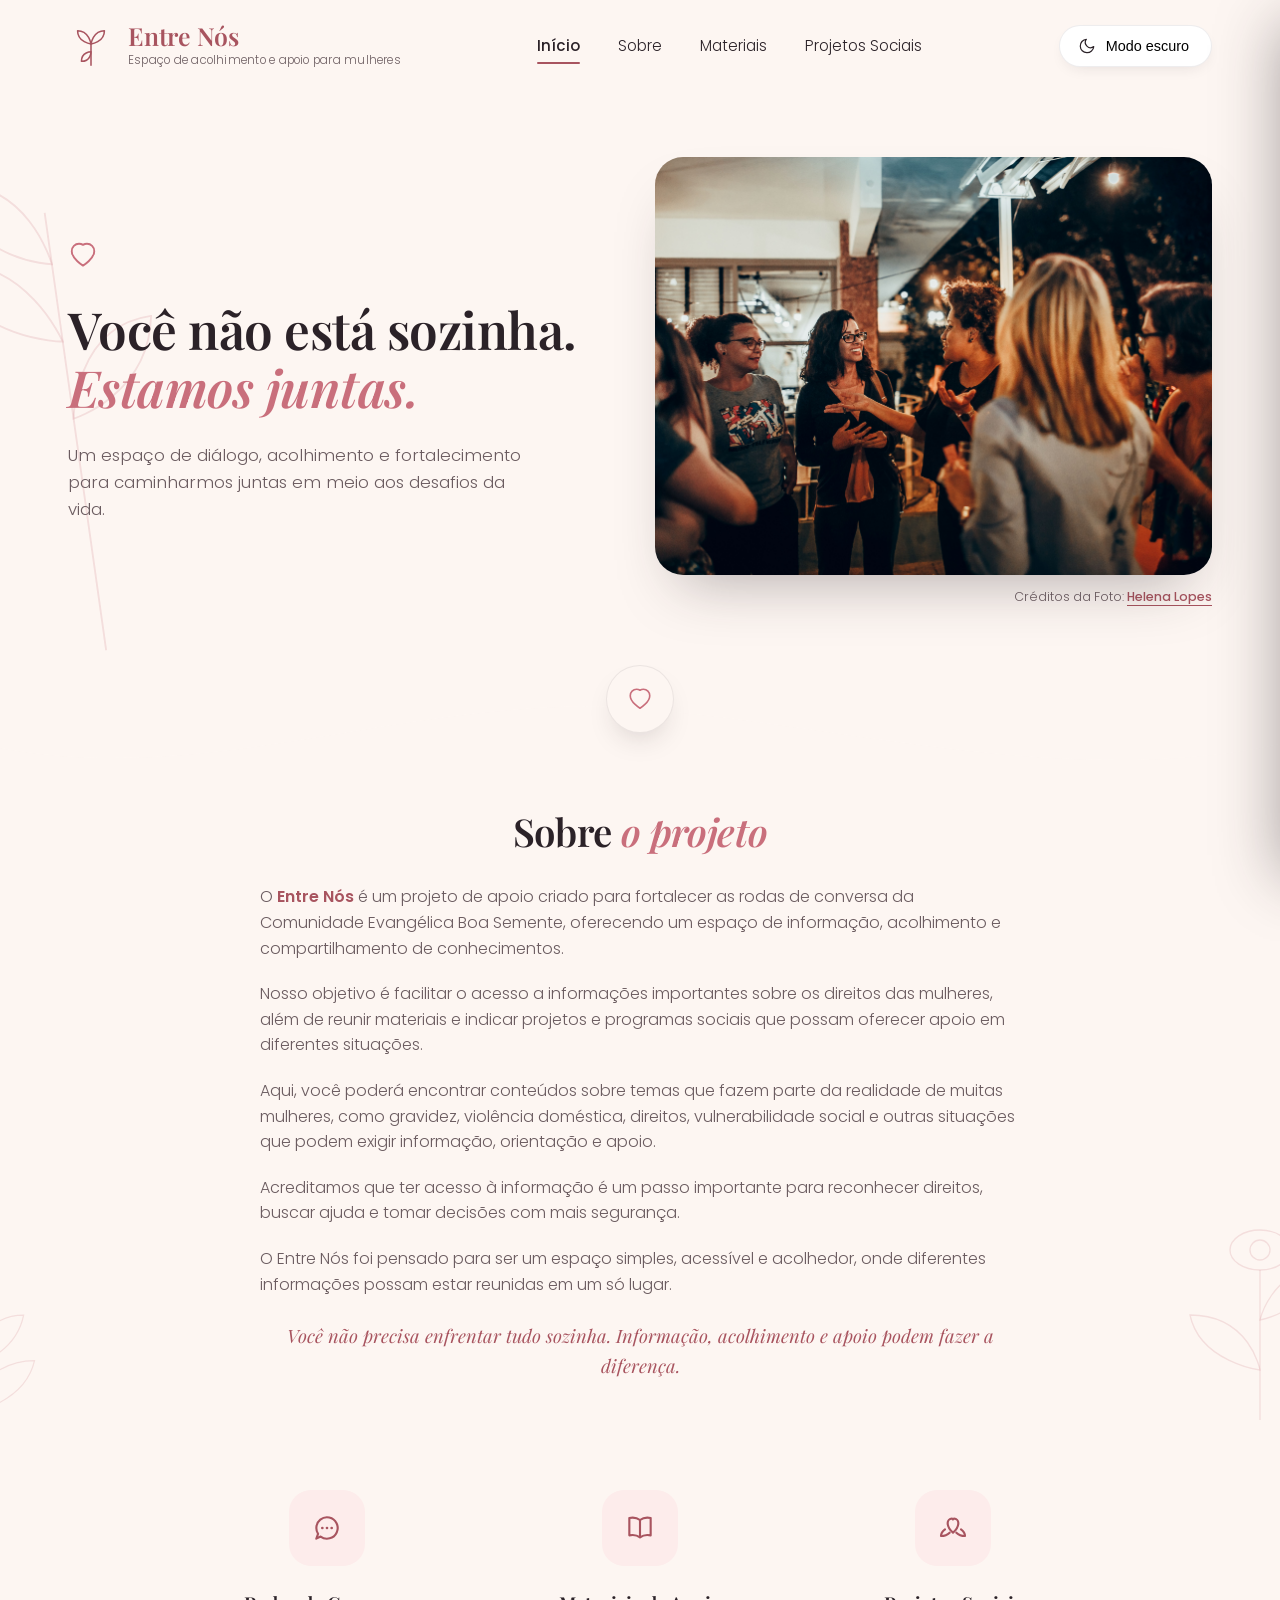
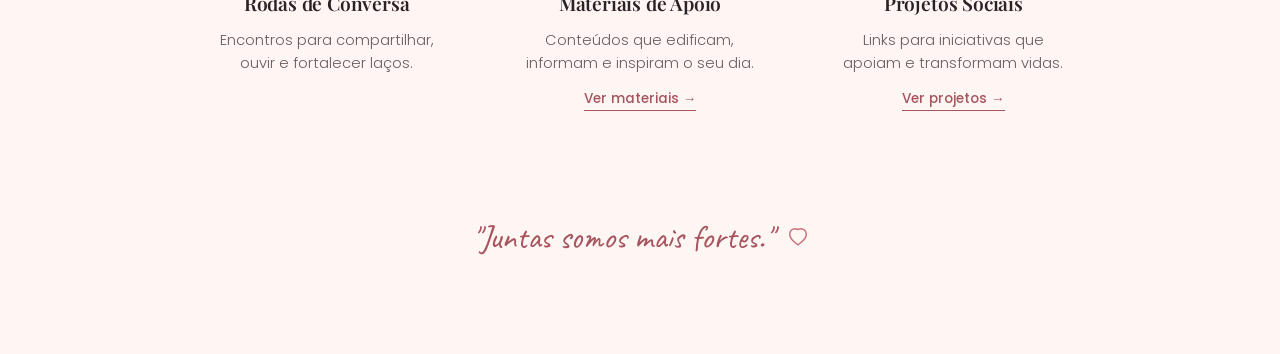
<file: index.html>
<!DOCTYPE html>
<html lang="pt-BR">

<head>
    <meta charset="UTF-8">
    <meta name="viewport" content="width=device-width, initial-scale=1.0">
    <title>Entre Nós</title>
    <link rel="shortcut icon" href="../Public/FavIcon- Entre Nós.jfif" type="image/x-icon">
    <link rel="stylesheet" href="../CSS/Style.css">
    <link rel="preconnect" href="https://fonts.googleapis.com">
    <link rel="preconnect" href="https://fonts.gstatic.com" crossorigin>
    <link
        href="https://fonts.googleapis.com/css2?family=Playfair+Display:ital,wght@0,500;0,600;0,700;1,500&family=Poppins:wght@300;400;500;600&family=Caveat:wght@500;600&display=swap"
        rel="stylesheet">
</head>

<body>
    <header id="site-header">
        <div class="nav-wrap">
            <a href="#inicio" class="logo">
                <svg class="logo-mark" viewBox="0 0 48 48" fill="none" xmlns="http://www.w3.org/2000/svg">
                    <path d="M24 44V22" stroke="currentColor" stroke-width="1.6" stroke-linecap="round" />
                    <path d="M24 22C24 22 10 20 10 8C22 8 24 22 24 22Z" stroke="currentColor" stroke-width="1.6"
                        stroke-linejoin="round" />
                    <path d="M24 22C24 22 38 20 38 8C26 8 24 22 24 22Z" stroke="currentColor" stroke-width="1.6"
                        stroke-linejoin="round" />
                    <path d="M24 30C24 30 14 30 14 40C24 40 24 30 24 30Z" stroke="currentColor" stroke-width="1.6"
                        stroke-linejoin="round" />
                </svg>
                <div class="logo-text">
                    <h1>Entre Nós</h1>
                    <p>Espaço de acolhimento e apoio para mulheres</p>
                </div>
            </a>

            <nav>
                <ul>
                    <li><a href="#inicio" class="active">Início</a></li>
                    <li><a href="#sobre">Sobre</a></li>
                    <li><a href="./Paginas/materiais.html">Materiais</a></li>
                    <li><a href="./Paginas/projetos.html">Projetos Sociais</a></li>
                </ul>
            </nav>

            <div class="header-actions">
                <button class="theme-toggle" id="theme-toggle" aria-label="Alternar modo escuro">
                    <svg id="theme-icon" viewBox="0 0 24 24" fill="none" xmlns="http://www.w3.org/2000/svg">
                        <path d="M21 12.79A9 9 0 1 1 11.21 3 7 7 0 0 0 21 12.79Z" stroke="currentColor"
                            stroke-width="1.6" stroke-linecap="round" stroke-linejoin="round" />
                    </svg>
                    <span id="theme-label">Modo escuro</span>
                </button>

                <button class="hamburger" id="hamburger-btn" aria-label="Abrir menu" aria-expanded="false"
                    aria-controls="mobile-nav">
                    <span></span>
                    <span></span>
                    <span></span>
                </button>
            </div>
        </div>
    </header>

    <!-- Menu mobile -->
    <div class="mobile-nav-overlay" id="mobile-nav-overlay"></div>
    <nav class="mobile-nav" id="mobile-nav" aria-hidden="true">
        <button class="mobile-nav-close" id="mobile-nav-close" aria-label="Fechar menu">
            <svg viewBox="0 0 24 24" fill="none" xmlns="http://www.w3.org/2000/svg">
                <path d="M6 6L18 18M18 6L6 18" stroke="currentColor" stroke-width="1.8" stroke-linecap="round" />
            </svg>
        </button>
        <ul>
            <li><a href="#inicio">Início</a></li>
            <li><a href="#sobre">Sobre</a></li>
            <li><a href="./Paginas/materiais.html">Materiais</a></li>
            <li><a href="./Paginas/projetos.html">Projetos Sociais</a></li>
        </ul>
        <p class="mobile-nav-footer">Você não está sozinha. Estamos juntas.</p>
    </nav>

    <section class="hero" id="inicio">
        <svg class="hero-deco left" viewBox="0 0 200 400" fill="none" xmlns="http://www.w3.org/2000/svg">
            <path d="M100 400V60" stroke="currentColor" stroke-width="1.4" />
            <path d="M100 100C100 100 40 90 30 30C90 30 100 100 100 100Z" stroke="currentColor" stroke-width="1.4" />
            <path d="M100 160C100 160 30 150 20 90C80 90 100 160 100 160Z" stroke="currentColor" stroke-width="1.4" />
            <path d="M100 220C100 220 160 210 170 150C110 150 100 220 100 220Z" stroke="currentColor"
                stroke-width="1.4" />
            <circle cx="30" cy="30" r="4" stroke="currentColor" stroke-width="1.4" />
        </svg>

        <div class="container">
            <div class="hero-grid">
                <div class="hero-copy">
                    <svg class="eyebrow-heart" viewBox="0 0 24 24" fill="none" xmlns="http://www.w3.org/2000/svg">
                        <path
                            d="M12 20.5C12 20.5 3 15 3 8.9C3 5.6 5.6 3 8.8 3C10.6 3 12 3.9 12 3.9C12 3.9 13.4 3 15.2 3C18.4 3 21 5.6 21 8.9C21 15 12 20.5 12 20.5Z"
                            stroke="currentColor" stroke-width="1.5" stroke-linejoin="round" />
                    </svg>
                    <h2>Você não está sozinha.<span class="accent-line">Estamos juntas.</span></h2>
                    <p>Um espaço de diálogo, acolhimento e fortalecimento para caminharmos juntas em meio aos desafios
                        da
                        vida.</p>
                </div>

                <div class="hero-art-block">
                    <div class="hero-art">
                        <img src="../Public/pexels-helenalopes-9124752.jpg"
                            alt="Mulheres unidas, lado a lado, ao entardecer">
                    </div>
                    <p class="photo-credit">Créditos da Foto: <a href="https://www.instagram.com/helena_wlt"
                            target="_blank" rel="noopener noreferrer">Helena Lopes</a></p>
                </div>
            </div>
        </div>

        <div class="wave-divider">
            <svg viewBox="0 0 1440 110" preserveAspectRatio="none" xmlns="http://www.w3.org/2000/svg">
                <path d="M0,64 C240,110 480,0 720,20 C960,40 1200,110 1440,60 L1440,110 L0,110 Z" />
            </svg>
            <div class="wave-heart">
                <svg viewBox="0 0 24 24" fill="none" xmlns="http://www.w3.org/2000/svg">
                    <path
                        d="M12 20.5C12 20.5 3 15 3 8.9C3 5.6 5.6 3 8.8 3C10.6 3 12 3.9 12 3.9C12 3.9 13.4 3 15.2 3C18.4 3 21 5.6 21 8.9C21 15 12 20.5 12 20.5Z"
                        stroke="currentColor" stroke-width="1.5" stroke-linejoin="round" />
                </svg>
            </div>
        </div>
    </section>

    <section class="about" id="sobre">
        <svg class="section-deco bl" viewBox="0 0 220 300" fill="none" xmlns="http://www.w3.org/2000/svg">
            <path d="M0 300V150" stroke="currentColor" stroke-width="1.3" />
            <path d="M0 190C0 190 60 180 70 130C20 130 0 190 0 190Z" stroke="currentColor" stroke-width="1.3" />
            <path d="M0 240C0 240 70 232 82 180C25 180 0 240 0 240Z" stroke="currentColor" stroke-width="1.3" />
        </svg>
        <svg class="section-deco br" viewBox="0 0 220 300" fill="none" xmlns="http://www.w3.org/2000/svg">
            <ellipse cx="170" cy="90" rx="30" ry="20" stroke="currentColor" stroke-width="1.3" />
            <path d="M170 110V260" stroke="currentColor" stroke-width="1.3" />
            <path d="M170 160C170 160 220 150 228 110C182 110 170 160 170 160Z" stroke="currentColor"
                stroke-width="1.3" />
            <path d="M170 210C170 210 110 202 100 155C160 155 170 210 170 210Z" stroke="currentColor"
                stroke-width="1.3" />
            <circle cx="170" cy="90" r="10" stroke="currentColor" stroke-width="1.3" />
        </svg>

        <div class="container">
            <div class="about-content">
                <h2>Sobre <span class="accent-line">o projeto</span></h2>

                <div class="about-text">
                    <p>O <strong>Entre Nós</strong> é um projeto de apoio criado para fortalecer as rodas de
                        conversa da Comunidade Evangélica Boa Semente, oferecendo um espaço de informação,
                        acolhimento e compartilhamento de conhecimentos.</p>

                    <p>Nosso objetivo é facilitar o acesso a informações importantes sobre os direitos das
                        mulheres, além de reunir materiais e indicar projetos e programas sociais que possam
                        oferecer apoio em diferentes situações.</p>

                    <p>Aqui, você poderá encontrar conteúdos sobre temas que fazem parte da realidade de muitas
                        mulheres, como gravidez, violência doméstica, direitos, vulnerabilidade social e outras
                        situações que podem exigir informação, orientação e apoio.</p>

                    <p>Acreditamos que ter acesso à informação é um passo importante para reconhecer direitos,
                        buscar ajuda e tomar decisões com mais segurança.</p>

                    <p>O Entre Nós foi pensado para ser um espaço simples, acessível e acolhedor, onde diferentes
                        informações possam estar reunidas em um só lugar.</p>

                    <p class="about-highlight">Você não precisa enfrentar tudo sozinha. Informação, acolhimento e
                        apoio podem fazer a diferença.</p>
                </div>
            </div>
        </div>
    </section>

    <section class="features">
        <div class="container">
            <div class="features-grid">
                <div class="feature">
                    <div class="feature-icon">
                        <svg viewBox="0 0 24 24" fill="none" xmlns="http://www.w3.org/2000/svg">
                            <path d="M4 12a8 8 0 1 1 3.2 6.4L4 20l1.3-3.6A8 8 0 0 1 4 12Z" stroke="currentColor"
                                stroke-width="1.6" stroke-linejoin="round" />
                            <circle cx="8.5" cy="12" r="1" fill="currentColor" />
                            <circle cx="12" cy="12" r="1" fill="currentColor" />
                            <circle cx="15.5" cy="12" r="1" fill="currentColor" />
                        </svg>
                    </div>
                    <h3>Rodas de Conversa</h3>
                    <p>Encontros para compartilhar, ouvir e fortalecer laços.</p>
                </div>

                <div class="feature">
                    <div class="feature-icon">
                        <svg viewBox="0 0 24 24" fill="none" xmlns="http://www.w3.org/2000/svg">
                            <path
                                d="M12 6C10 4.5 6.5 4 4 4.5V17.5C6.5 17 10 17.5 12 19C14 17.5 17.5 17 20 17.5V4.5C17.5 4 14 4.5 12 6Z"
                                stroke="currentColor" stroke-width="1.6" stroke-linejoin="round" />
                            <path d="M12 6V19" stroke="currentColor" stroke-width="1.6" />
                        </svg>
                    </div>
                    <h3>Materiais de Apoio</h3>
                    <p>Conteúdos que edificam, informam e inspiram o seu dia.</p>
                    <a href="./Paginas/materiais.html" class="feature-link">Ver materiais →</a>
                </div>

                <div class="feature" id="projetos">
                    <div class="feature-icon">
                        <svg viewBox="0 0 24 24" fill="none" xmlns="http://www.w3.org/2000/svg">
                            <path d="M6 13c-2 1.5-3 3-3 5 3 0 5-1 6.5-2.5" stroke="currentColor" stroke-width="1.6"
                                stroke-linecap="round" stroke-linejoin="round" />
                            <path d="M18 13c2 1.5 3 3 3 5-3 0-5-1-6.5-2.5" stroke="currentColor" stroke-width="1.6"
                                stroke-linecap="round" stroke-linejoin="round" />
                            <path
                                d="M12 15.5C12 15.5 8 12 8 8.3C8 6.5 9.4 5 11.1 5C11.9 5 12 5.6 12 5.6C12 5.6 12.1 5 12.9 5C14.6 5 16 6.5 16 8.3C16 12 12 15.5 12 15.5Z"
                                stroke="currentColor" stroke-width="1.6" stroke-linejoin="round" />
                        </svg>
                    </div>
                    <h3>Projetos Sociais</h3>
                    <p>Links para iniciativas que apoiam e transformam vidas.</p>
                    <a href="./Paginas/projetos.html" class="feature-link">Ver projetos →</a>
                </div>
            </div>
        </div>
    </section>

    <div class="quote">
        <p>"Juntas somos mais fortes."</p>
        <svg viewBox="0 0 24 24" fill="none" xmlns="http://www.w3.org/2000/svg">
            <path
                d="M12 20.5C12 20.5 3 15 3 8.9C3 5.6 5.6 3 8.8 3C10.6 3 12 3.9 12 3.9C12 3.9 13.4 3 15.2 3C18.4 3 21 5.6 21 8.9C21 15 12 20.5 12 20.5Z"
                stroke="currentColor" stroke-width="1.6" stroke-linejoin="round" />
        </svg>
    </div>
    <script src="../Scprit/script-home.js"></script>
</body>

</html>
</file>
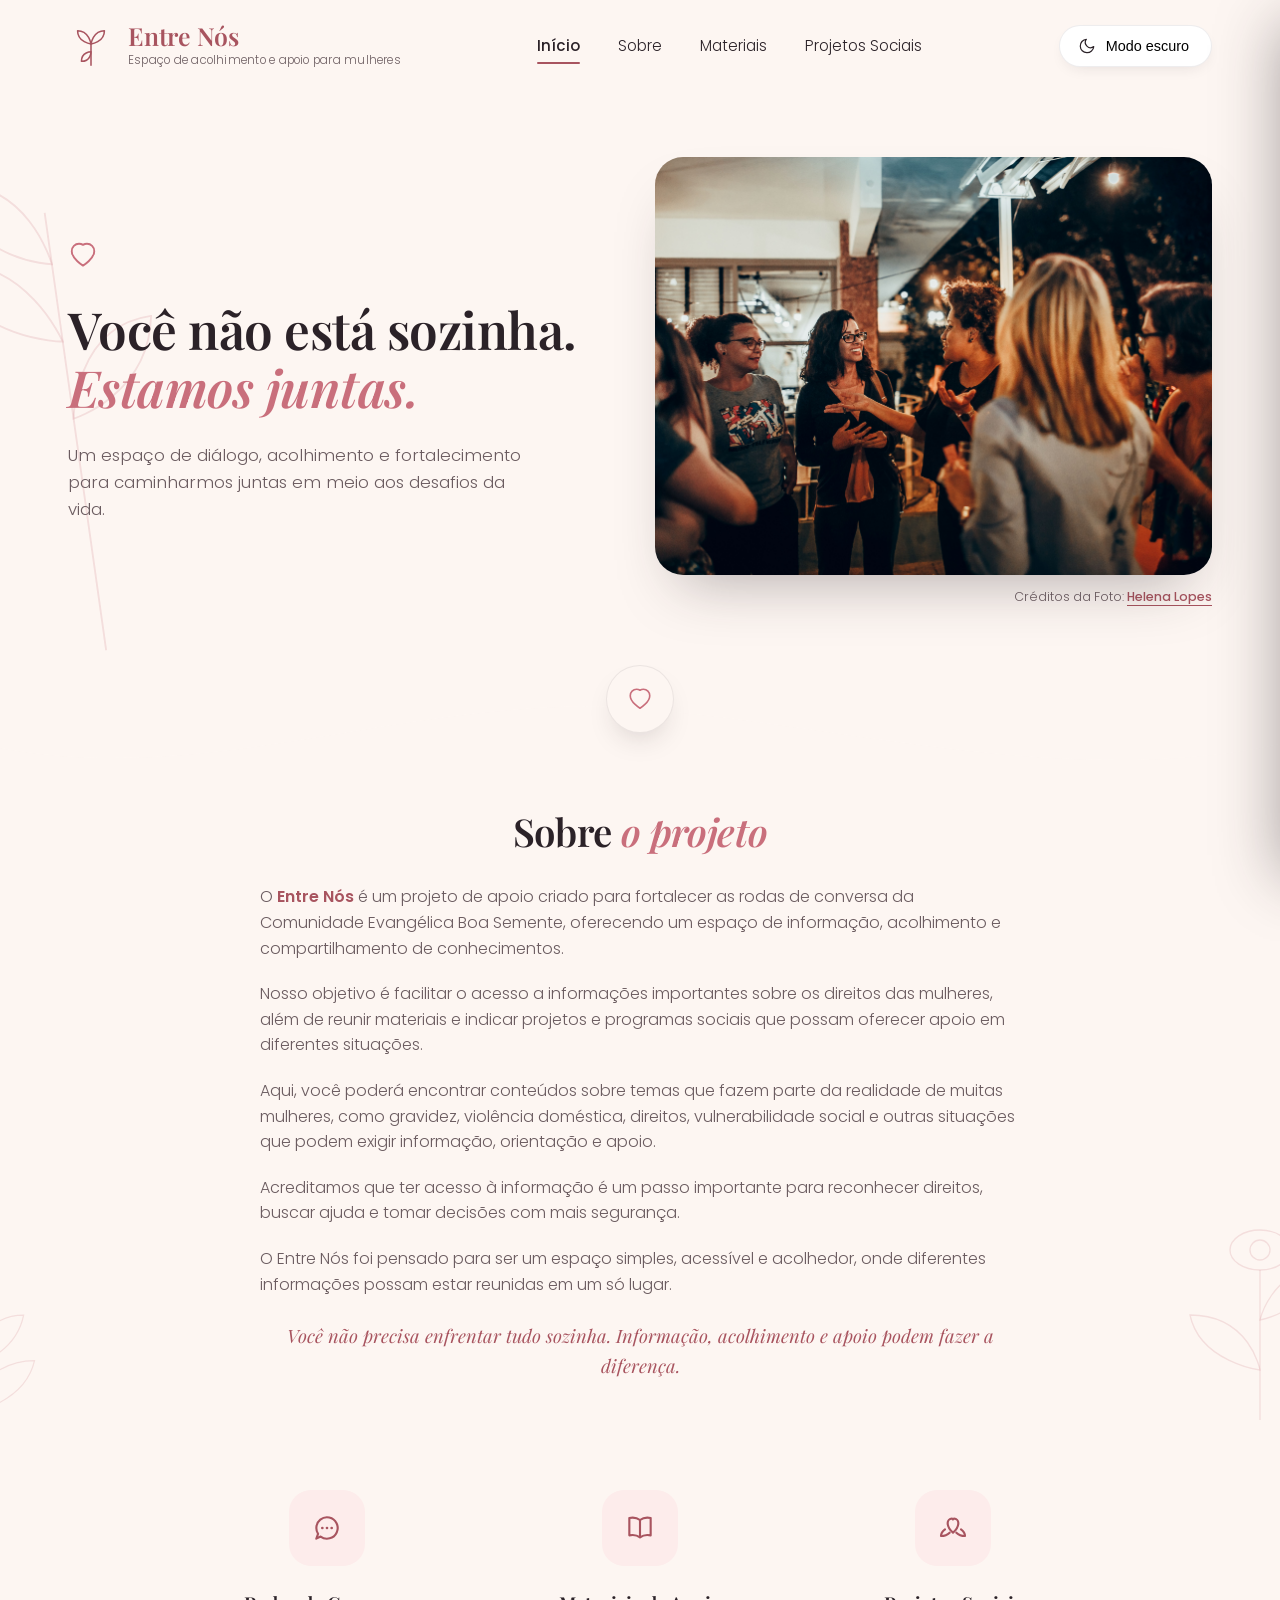
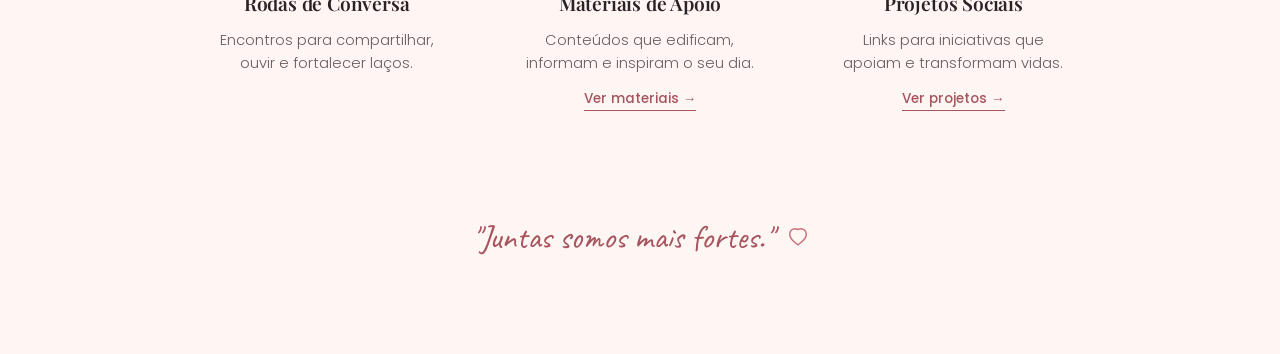
<file: Paginas/index.html>
<!DOCTYPE html>
<html lang="pt-BR">

<head>
    <meta charset="UTF-8">
    <meta name="viewport" content="width=device-width, initial-scale=1.0">
    <title>Entre Nós</title>
    <link rel="shortcut icon" href="../Public/FavIcon- Entre Nós.jfif" type="image/x-icon">
    <link rel="stylesheet" href="../CSS/Style.css">
    <link rel="preconnect" href="https://fonts.googleapis.com">
    <link rel="preconnect" href="https://fonts.gstatic.com" crossorigin>
    <link
        href="https://fonts.googleapis.com/css2?family=Playfair+Display:ital,wght@0,500;0,600;0,700;1,500&family=Poppins:wght@300;400;500;600&family=Caveat:wght@500;600&display=swap"
        rel="stylesheet">
</head>

<body>
    <header id="site-header">
        <div class="nav-wrap">
            <a href="#inicio" class="logo">
                <svg class="logo-mark" viewBox="0 0 48 48" fill="none" xmlns="http://www.w3.org/2000/svg">
                    <path d="M24 44V22" stroke="currentColor" stroke-width="1.6" stroke-linecap="round" />
                    <path d="M24 22C24 22 10 20 10 8C22 8 24 22 24 22Z" stroke="currentColor" stroke-width="1.6"
                        stroke-linejoin="round" />
                    <path d="M24 22C24 22 38 20 38 8C26 8 24 22 24 22Z" stroke="currentColor" stroke-width="1.6"
                        stroke-linejoin="round" />
                    <path d="M24 30C24 30 14 30 14 40C24 40 24 30 24 30Z" stroke="currentColor" stroke-width="1.6"
                        stroke-linejoin="round" />
                </svg>
                <div class="logo-text">
                    <h1>Entre Nós</h1>
                    <p>Espaço de acolhimento e apoio para mulheres</p>
                </div>
            </a>

            <nav>
                <ul>
                    <li><a href="#inicio" class="active">Início</a></li>
                    <li><a href="#sobre">Sobre</a></li>
                    <li><a href="materiais.html">Materiais</a></li>
                    <li><a href="projetos.html">Projetos Sociais</a></li>
                </ul>
            </nav>

            <div class="header-actions">
                <button class="theme-toggle" id="theme-toggle" aria-label="Alternar modo escuro">
                    <svg id="theme-icon" viewBox="0 0 24 24" fill="none" xmlns="http://www.w3.org/2000/svg">
                        <path d="M21 12.79A9 9 0 1 1 11.21 3 7 7 0 0 0 21 12.79Z" stroke="currentColor"
                            stroke-width="1.6" stroke-linecap="round" stroke-linejoin="round" />
                    </svg>
                    <span id="theme-label">Modo escuro</span>
                </button>

                <button class="hamburger" id="hamburger-btn" aria-label="Abrir menu" aria-expanded="false"
                    aria-controls="mobile-nav">
                    <span></span>
                    <span></span>
                    <span></span>
                </button>
            </div>
        </div>
    </header>

    <!-- Menu mobile -->
    <div class="mobile-nav-overlay" id="mobile-nav-overlay"></div>
    <nav class="mobile-nav" id="mobile-nav" aria-hidden="true">
        <button class="mobile-nav-close" id="mobile-nav-close" aria-label="Fechar menu">
            <svg viewBox="0 0 24 24" fill="none" xmlns="http://www.w3.org/2000/svg">
                <path d="M6 6L18 18M18 6L6 18" stroke="currentColor" stroke-width="1.8" stroke-linecap="round" />
            </svg>
        </button>
        <ul>
            <li><a href="#inicio">Início</a></li>
            <li><a href="#sobre">Sobre</a></li>
            <li><a href="materiais.html">Materiais</a></li>
            <li><a href="projetos.html">Projetos Sociais</a></li>
        </ul>
        <p class="mobile-nav-footer">Você não está sozinha. Estamos juntas.</p>
    </nav>

    <section class="hero" id="inicio">
        <svg class="hero-deco left" viewBox="0 0 200 400" fill="none" xmlns="http://www.w3.org/2000/svg">
            <path d="M100 400V60" stroke="currentColor" stroke-width="1.4" />
            <path d="M100 100C100 100 40 90 30 30C90 30 100 100 100 100Z" stroke="currentColor" stroke-width="1.4" />
            <path d="M100 160C100 160 30 150 20 90C80 90 100 160 100 160Z" stroke="currentColor" stroke-width="1.4" />
            <path d="M100 220C100 220 160 210 170 150C110 150 100 220 100 220Z" stroke="currentColor"
                stroke-width="1.4" />
            <circle cx="30" cy="30" r="4" stroke="currentColor" stroke-width="1.4" />
        </svg>

        <div class="container">
            <div class="hero-grid">
                <div class="hero-copy">
                    <svg class="eyebrow-heart" viewBox="0 0 24 24" fill="none" xmlns="http://www.w3.org/2000/svg">
                        <path
                            d="M12 20.5C12 20.5 3 15 3 8.9C3 5.6 5.6 3 8.8 3C10.6 3 12 3.9 12 3.9C12 3.9 13.4 3 15.2 3C18.4 3 21 5.6 21 8.9C21 15 12 20.5 12 20.5Z"
                            stroke="currentColor" stroke-width="1.5" stroke-linejoin="round" />
                    </svg>
                    <h2>Você não está sozinha.<span class="accent-line">Estamos juntas.</span></h2>
                    <p>Um espaço de diálogo, acolhimento e fortalecimento para caminharmos juntas em meio aos desafios
                        da
                        vida.</p>
                </div>

                <div class="hero-art-block">
                    <div class="hero-art">
                        <img src="../Public/pexels-helenalopes-9124752.jpg"
                            alt="Mulheres unidas, lado a lado, ao entardecer">
                    </div>
                    <p class="photo-credit">Créditos da Foto: <a href="https://www.instagram.com/helena_wlt"
                            target="_blank" rel="noopener noreferrer">Helena Lopes</a></p>
                </div>
            </div>
        </div>

        <div class="wave-divider">
            <svg viewBox="0 0 1440 110" preserveAspectRatio="none" xmlns="http://www.w3.org/2000/svg">
                <path d="M0,64 C240,110 480,0 720,20 C960,40 1200,110 1440,60 L1440,110 L0,110 Z" />
            </svg>
            <div class="wave-heart">
                <svg viewBox="0 0 24 24" fill="none" xmlns="http://www.w3.org/2000/svg">
                    <path
                        d="M12 20.5C12 20.5 3 15 3 8.9C3 5.6 5.6 3 8.8 3C10.6 3 12 3.9 12 3.9C12 3.9 13.4 3 15.2 3C18.4 3 21 5.6 21 8.9C21 15 12 20.5 12 20.5Z"
                        stroke="currentColor" stroke-width="1.5" stroke-linejoin="round" />
                </svg>
            </div>
        </div>
    </section>

    <section class="about" id="sobre">
        <svg class="section-deco bl" viewBox="0 0 220 300" fill="none" xmlns="http://www.w3.org/2000/svg">
            <path d="M0 300V150" stroke="currentColor" stroke-width="1.3" />
            <path d="M0 190C0 190 60 180 70 130C20 130 0 190 0 190Z" stroke="currentColor" stroke-width="1.3" />
            <path d="M0 240C0 240 70 232 82 180C25 180 0 240 0 240Z" stroke="currentColor" stroke-width="1.3" />
        </svg>
        <svg class="section-deco br" viewBox="0 0 220 300" fill="none" xmlns="http://www.w3.org/2000/svg">
            <ellipse cx="170" cy="90" rx="30" ry="20" stroke="currentColor" stroke-width="1.3" />
            <path d="M170 110V260" stroke="currentColor" stroke-width="1.3" />
            <path d="M170 160C170 160 220 150 228 110C182 110 170 160 170 160Z" stroke="currentColor"
                stroke-width="1.3" />
            <path d="M170 210C170 210 110 202 100 155C160 155 170 210 170 210Z" stroke="currentColor"
                stroke-width="1.3" />
            <circle cx="170" cy="90" r="10" stroke="currentColor" stroke-width="1.3" />
        </svg>

        <div class="container">
            <div class="about-content">
                <h2>Sobre <span class="accent-line">o projeto</span></h2>

                <div class="about-text">
                    <p>O <strong>Entre Nós</strong> é um projeto de apoio criado para fortalecer as rodas de
                        conversa da Comunidade Evangélica Boa Semente, oferecendo um espaço de informação,
                        acolhimento e compartilhamento de conhecimentos.</p>

                    <p>Nosso objetivo é facilitar o acesso a informações importantes sobre os direitos das
                        mulheres, além de reunir materiais e indicar projetos e programas sociais que possam
                        oferecer apoio em diferentes situações.</p>

                    <p>Aqui, você poderá encontrar conteúdos sobre temas que fazem parte da realidade de muitas
                        mulheres, como gravidez, violência doméstica, direitos, vulnerabilidade social e outras
                        situações que podem exigir informação, orientação e apoio.</p>

                    <p>Acreditamos que ter acesso à informação é um passo importante para reconhecer direitos,
                        buscar ajuda e tomar decisões com mais segurança.</p>

                    <p>O Entre Nós foi pensado para ser um espaço simples, acessível e acolhedor, onde diferentes
                        informações possam estar reunidas em um só lugar.</p>

                    <p class="about-highlight">Você não precisa enfrentar tudo sozinha. Informação, acolhimento e
                        apoio podem fazer a diferença.</p>
                </div>
            </div>
        </div>
    </section>

    <section class="features">
        <div class="container">
            <div class="features-grid">
                <div class="feature">
                    <div class="feature-icon">
                        <svg viewBox="0 0 24 24" fill="none" xmlns="http://www.w3.org/2000/svg">
                            <path d="M4 12a8 8 0 1 1 3.2 6.4L4 20l1.3-3.6A8 8 0 0 1 4 12Z" stroke="currentColor"
                                stroke-width="1.6" stroke-linejoin="round" />
                            <circle cx="8.5" cy="12" r="1" fill="currentColor" />
                            <circle cx="12" cy="12" r="1" fill="currentColor" />
                            <circle cx="15.5" cy="12" r="1" fill="currentColor" />
                        </svg>
                    </div>
                    <h3>Rodas de Conversa</h3>
                    <p>Encontros para compartilhar, ouvir e fortalecer laços.</p>
                </div>

                <div class="feature">
                    <div class="feature-icon">
                        <svg viewBox="0 0 24 24" fill="none" xmlns="http://www.w3.org/2000/svg">
                            <path
                                d="M12 6C10 4.5 6.5 4 4 4.5V17.5C6.5 17 10 17.5 12 19C14 17.5 17.5 17 20 17.5V4.5C17.5 4 14 4.5 12 6Z"
                                stroke="currentColor" stroke-width="1.6" stroke-linejoin="round" />
                            <path d="M12 6V19" stroke="currentColor" stroke-width="1.6" />
                        </svg>
                    </div>
                    <h3>Materiais de Apoio</h3>
                    <p>Conteúdos que edificam, informam e inspiram o seu dia.</p>
                    <a href="materiais.html" class="feature-link">Ver materiais →</a>
                </div>

                <div class="feature" id="projetos">
                    <div class="feature-icon">
                        <svg viewBox="0 0 24 24" fill="none" xmlns="http://www.w3.org/2000/svg">
                            <path d="M6 13c-2 1.5-3 3-3 5 3 0 5-1 6.5-2.5" stroke="currentColor" stroke-width="1.6"
                                stroke-linecap="round" stroke-linejoin="round" />
                            <path d="M18 13c2 1.5 3 3 3 5-3 0-5-1-6.5-2.5" stroke="currentColor" stroke-width="1.6"
                                stroke-linecap="round" stroke-linejoin="round" />
                            <path
                                d="M12 15.5C12 15.5 8 12 8 8.3C8 6.5 9.4 5 11.1 5C11.9 5 12 5.6 12 5.6C12 5.6 12.1 5 12.9 5C14.6 5 16 6.5 16 8.3C16 12 12 15.5 12 15.5Z"
                                stroke="currentColor" stroke-width="1.6" stroke-linejoin="round" />
                        </svg>
                    </div>
                    <h3>Projetos Sociais</h3>
                    <p>Links para iniciativas que apoiam e transformam vidas.</p>
                    <a href="projetos.html" class="feature-link">Ver projetos →</a>
                </div>
            </div>
        </div>
    </section>

    <div class="quote">
        <p>"Juntas somos mais fortes."</p>
        <svg viewBox="0 0 24 24" fill="none" xmlns="http://www.w3.org/2000/svg">
            <path
                d="M12 20.5C12 20.5 3 15 3 8.9C3 5.6 5.6 3 8.8 3C10.6 3 12 3.9 12 3.9C12 3.9 13.4 3 15.2 3C18.4 3 21 5.6 21 8.9C21 15 12 20.5 12 20.5Z"
                stroke="currentColor" stroke-width="1.6" stroke-linejoin="round" />
        </svg>
    </div>
    <script src="../Scprit/script-home.js"></script>
</body>

</html>
</file>
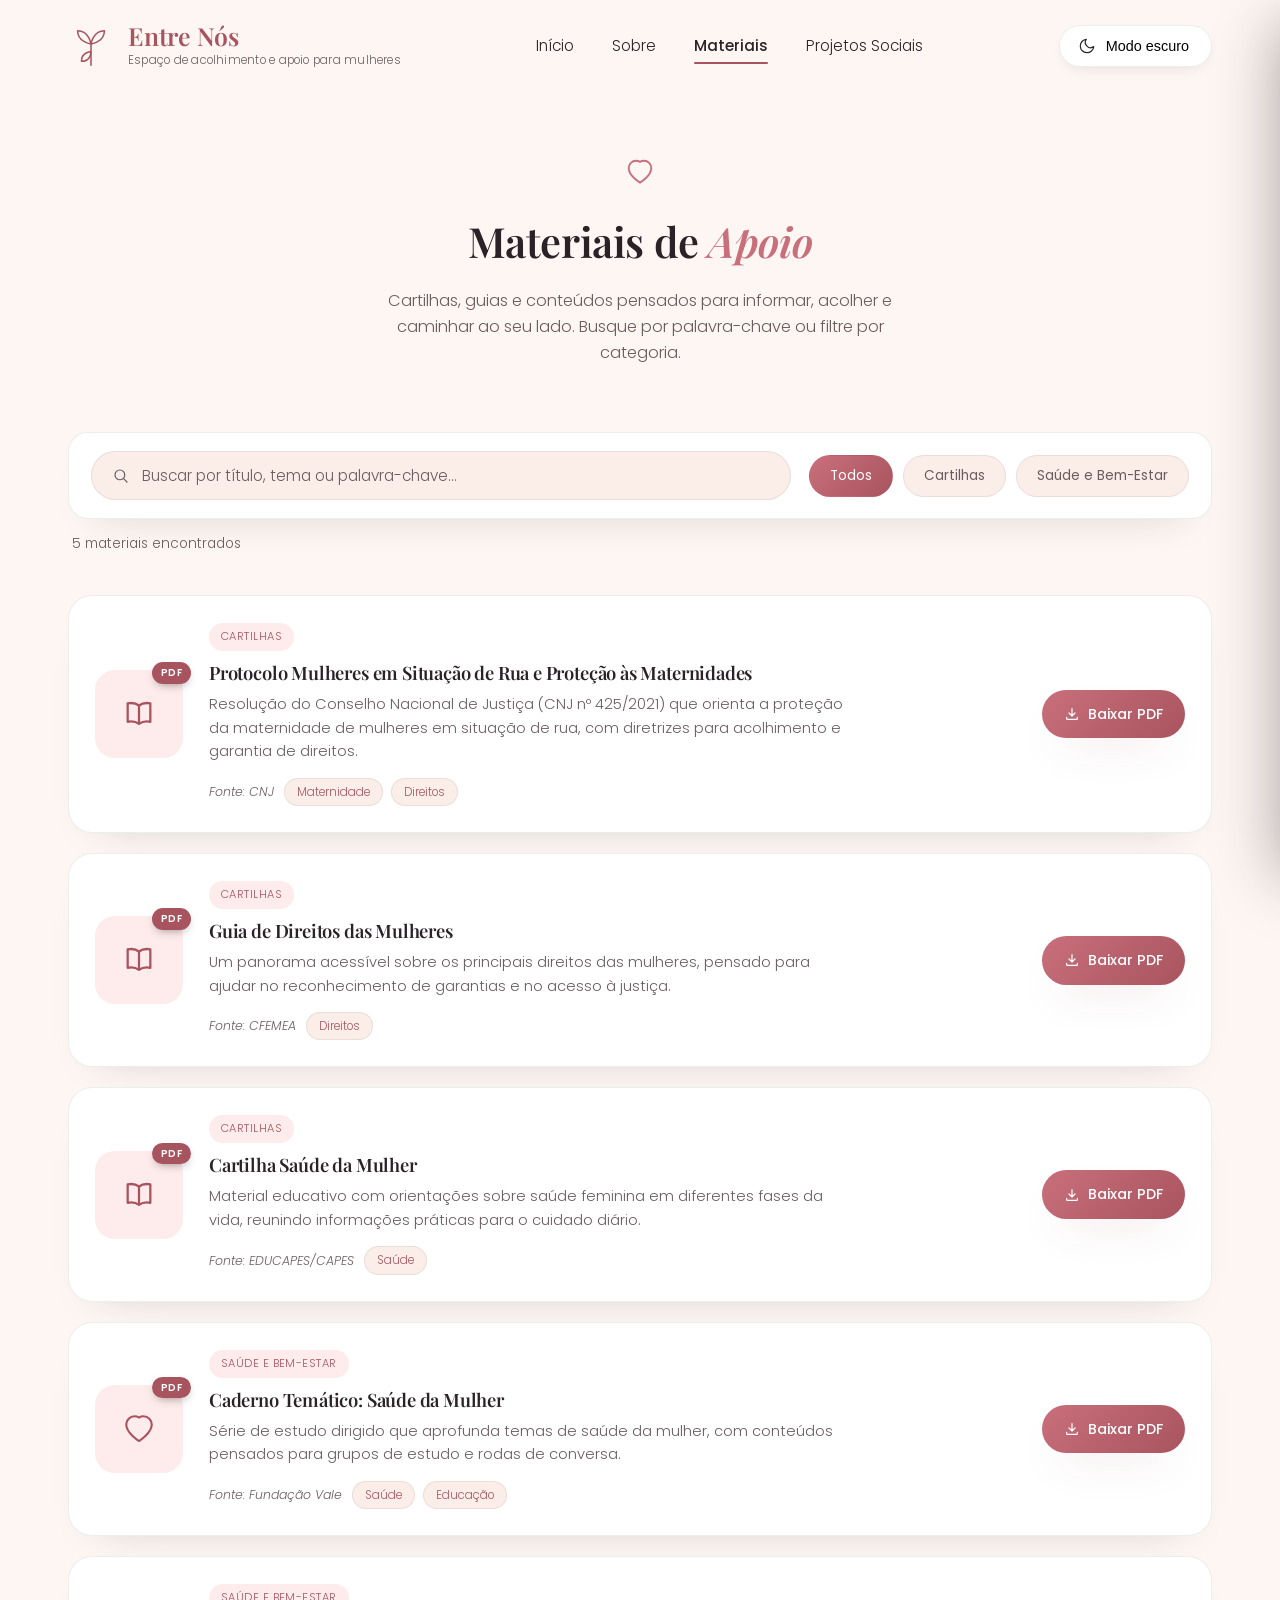
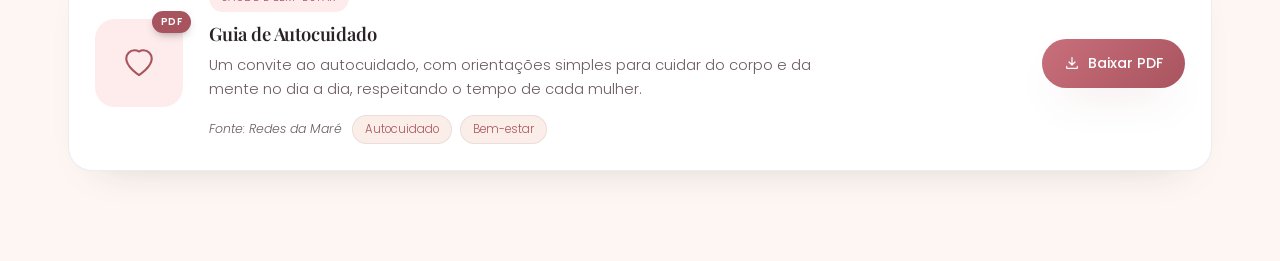
<file: Paginas/materiais.html>
<!DOCTYPE html>
<html lang="pt-BR">

<head>
    <meta charset="UTF-8">
    <meta name="viewport" content="width=device-width, initial-scale=1.0">
    <meta name="description"
        content="Cartilhas, guias e materiais de apoio sobre direitos, saúde e bem-estar da mulher. Busque por tema ou filtre por categoria.">
    <title>Materiais | Entre Nós</title>
    <link rel="shortcut icon" href="../Public/FavIcon- Entre Nós.jfif" type="image/x-icon">
    <link rel="stylesheet" href="../CSS/Style.css">
    <link rel="preconnect" href="https://fonts.googleapis.com">
    <link rel="preconnect" href="https://fonts.gstatic.com" crossorigin>
    <link
        href="https://fonts.googleapis.com/css2?family=Playfair+Display:ital,wght@0,500;0,600;0,700;1,500&family=Poppins:wght@300;400;500;600&family=Caveat:wght@500;600&display=swap"
        rel="stylesheet">
</head>

<body>
    <header id="site-header">
        <div class="nav-wrap">
            <a href="index.html#inicio" class="logo">
                <svg class="logo-mark" viewBox="0 0 48 48" fill="none" xmlns="http://www.w3.org/2000/svg">
                    <path d="M24 44V22" stroke="currentColor" stroke-width="1.6" stroke-linecap="round" />
                    <path d="M24 22C24 22 10 20 10 8C22 8 24 22 24 22Z" stroke="currentColor" stroke-width="1.6"
                        stroke-linejoin="round" />
                    <path d="M24 22C24 22 38 20 38 8C26 8 24 22 24 22Z" stroke="currentColor" stroke-width="1.6"
                        stroke-linejoin="round" />
                    <path d="M24 30C24 30 14 30 14 40C24 40 24 30 24 30Z" stroke="currentColor" stroke-width="1.6"
                        stroke-linejoin="round" />
                </svg>
                <div class="logo-text">
                    <h1>Entre Nós</h1>
                    <p>Espaço de acolhimento e apoio para mulheres</p>
                </div>
            </a>

            <nav>
                <ul>
                    <li><a href="../index.html#inicio">Início</a></li>
                    <li><a href="../index.html#sobre">Sobre</a></li>
                    <li><a href="./materiais.html" class="active">Materiais</a></li>
                    <li><a href="./projetos.html">Projetos Sociais</a></li>
                </ul>
            </nav>

            <div class="header-actions">
                <button class="theme-toggle" id="theme-toggle" aria-label="Alternar modo escuro">
                    <svg id="theme-icon" viewBox="0 0 24 24" fill="none" xmlns="http://www.w3.org/2000/svg">
                        <path d="M21 12.79A9 9 0 1 1 11.21 3 7 7 0 0 0 21 12.79Z" stroke="currentColor"
                            stroke-width="1.6" stroke-linecap="round" stroke-linejoin="round" />
                    </svg>
                    <span id="theme-label">Modo escuro</span>
                </button>

                <button class="hamburger" id="hamburger-btn" aria-label="Abrir menu" aria-expanded="false"
                    aria-controls="mobile-nav">
                    <span></span>
                    <span></span>
                    <span></span>
                </button>
            </div>
        </div>
    </header>

    <!-- Menu mobile -->
    <div class="mobile-nav-overlay" id="mobile-nav-overlay"></div>
    <nav class="mobile-nav" id="mobile-nav" aria-hidden="true">
        <button class="mobile-nav-close" id="mobile-nav-close" aria-label="Fechar menu">
            <svg viewBox="0 0 24 24" fill="none" xmlns="http://www.w3.org/2000/svg">
                <path d="M6 6L18 18M18 6L6 18" stroke="currentColor" stroke-width="1.8" stroke-linecap="round" />
            </svg>
        </button>
        <ul>
            <li><a href="../index.html#inicio">Início</a></li>
            <li><a href="../index.html#sobre">Sobre</a></li>
            <li><a href="./materiais.html" class="active">Materiais</a></li>
            <li><a href="./projetos.html">Projetos Sociais</a></li>
        </ul>
        <p class="mobile-nav-footer">Você não está sozinha. Estamos juntas.</p>
    </nav>

    <section class="page-hero">
        <svg class="eyebrow-heart" viewBox="0 0 24 24" fill="none" xmlns="http://www.w3.org/2000/svg">
            <path
                d="M12 20.5C12 20.5 3 15 3 8.9C3 5.6 5.6 3 8.8 3C10.6 3 12 3.9 12 3.9C12 3.9 13.4 3 15.2 3C18.4 3 21 5.6 21 8.9C21 15 12 20.5 12 20.5Z"
                stroke="currentColor" stroke-width="1.5" stroke-linejoin="round" />
        </svg>
        <h2>Materiais de <span class="accent-line">Apoio</span></h2>
        <p>Cartilhas, guias e conteúdos pensados para informar, acolher e caminhar ao seu lado. Busque por
            palavra-chave ou filtre por categoria.</p>
    </section>

    <section class="materials-toolbar">
        <div class="container">
            <div class="toolbar-inner">
                <label class="search-field" for="materials-search">
                    <svg viewBox="0 0 24 24" fill="none" xmlns="http://www.w3.org/2000/svg">
                        <circle cx="10.5" cy="10.5" r="6.5" stroke="currentColor" stroke-width="1.6" />
                        <path d="M20 20L15.5 15.5" stroke="currentColor" stroke-width="1.6" stroke-linecap="round" />
                    </svg>
                    <input type="text" id="materials-search" autocomplete="off"
                        placeholder="Buscar por título, tema ou palavra-chave...">
                </label>

                <div class="filter-pills" id="filter-pills">
                    <button type="button" class="filter-pill active" data-filter="todos">Todos</button>
                    <button type="button" class="filter-pill" data-filter="cartilhas">Cartilhas</button>
                    <button type="button" class="filter-pill" data-filter="saude-bem-estar">Saúde e
                        Bem-Estar</button>
                </div>
            </div>
            <p class="materials-count" id="materials-count" aria-live="polite"></p>
        </div>
    </section>

    <section class="materials">
        <div class="container">
            <div class="materials-list" id="materials-list">

                <article class="material-card" data-category="cartilhas">
                    <div class="material-thumb">
                        <svg viewBox="0 0 24 24" fill="none" xmlns="http://www.w3.org/2000/svg">
                            <path
                                d="M12 6C10 4.5 6.5 4 4 4.5V17.5C6.5 17 10 17.5 12 19C14 17.5 17.5 17 20 17.5V4.5C17.5 4 14 4.5 12 6Z"
                                stroke="currentColor" stroke-width="1.6" stroke-linejoin="round" />
                            <path d="M12 6V19" stroke="currentColor" stroke-width="1.6" />
                        </svg>
                        <span class="material-thumb-tag">PDF</span>
                    </div>
                    <div class="material-body">
                        <span class="material-category">Cartilhas</span>
                        <h3>Protocolo Mulheres em Situação de Rua e Proteção às Maternidades</h3>
                        <p class="material-desc">Resolução do Conselho Nacional de Justiça (CNJ nº 425/2021) que
                            orienta a proteção da maternidade de mulheres em situação de rua, com diretrizes para
                            acolhimento e garantia de direitos.</p>
                        <div class="material-meta">
                            <span class="material-source">Fonte: <a
                                    href="https://bibliotecadigital.cnj.jus.br/jspui/handle/123456789/1107"
                                    target="_blank" rel="noopener noreferrer">CNJ</a></span>
                            <div class="material-tags">
                                <span class="tag">Maternidade</span>
                                <span class="tag">Direitos</span>
                            </div>
                        </div>
                    </div>
                    <div class="material-actions">
                        <a href="../Materiais/apresentacao-do-protocolo-mulheres-em-situacao-de-rua-e-protecao-as-maternidades-1.pdf"
                            class="download-btn" download>
                            <svg viewBox="0 0 24 24" fill="none" xmlns="http://www.w3.org/2000/svg">
                                <path d="M12 4V15M12 15L7.5 10.5M12 15L16.5 10.5" stroke="currentColor"
                                    stroke-width="1.8" stroke-linecap="round" stroke-linejoin="round" />
                                <path d="M4 17V19C4 19.5523 4.44772 20 5 20H19C19.5523 20 20 19.5523 20 19V17"
                                    stroke="currentColor" stroke-width="1.8" stroke-linecap="round"
                                    stroke-linejoin="round" />
                            </svg>
                            Baixar PDF
                        </a>
                    </div>
                </article>

                <article class="material-card" data-category="cartilhas">
                    <div class="material-thumb">
                        <svg viewBox="0 0 24 24" fill="none" xmlns="http://www.w3.org/2000/svg">
                            <path
                                d="M12 6C10 4.5 6.5 4 4 4.5V17.5C6.5 17 10 17.5 12 19C14 17.5 17.5 17 20 17.5V4.5C17.5 4 14 4.5 12 6Z"
                                stroke="currentColor" stroke-width="1.6" stroke-linejoin="round" />
                            <path d="M12 6V19" stroke="currentColor" stroke-width="1.6" />
                        </svg>
                        <span class="material-thumb-tag">PDF</span>
                    </div>
                    <div class="material-body">
                        <span class="material-category">Cartilhas</span>
                        <h3>Guia de Direitos das Mulheres</h3>
                        <p class="material-desc">Um panorama acessível sobre os principais direitos das mulheres,
                            pensado para ajudar no reconhecimento de garantias e no acesso à justiça.</p>
                        <div class="material-meta">
                            <span class="material-source">Fonte: <a
                                    href="https://www.cfemea.org.br/images/stories/publicacoes/guia_direitos_mulher.pdf"
                                    target="_blank" rel="noopener noreferrer">CFEMEA</a></span>
                            <div class="material-tags">
                                <span class="tag">Direitos</span>
                            </div>
                        </div>
                    </div>
                    <div class="material-actions">
                        <a href="../Materiais/guia_direitos_mulher.pdf" class="download-btn" download>
                            <svg viewBox="0 0 24 24" fill="none" xmlns="http://www.w3.org/2000/svg">
                                <path d="M12 4V15M12 15L7.5 10.5M12 15L16.5 10.5" stroke="currentColor"
                                    stroke-width="1.8" stroke-linecap="round" stroke-linejoin="round" />
                                <path d="M4 17V19C4 19.5523 4.44772 20 5 20H19C19.5523 20 20 19.5523 20 19V17"
                                    stroke="currentColor" stroke-width="1.8" stroke-linecap="round"
                                    stroke-linejoin="round" />
                            </svg>
                            Baixar PDF
                        </a>
                    </div>
                </article>

                <article class="material-card" data-category="cartilhas">
                    <div class="material-thumb">
                        <svg viewBox="0 0 24 24" fill="none" xmlns="http://www.w3.org/2000/svg">
                            <path
                                d="M12 6C10 4.5 6.5 4 4 4.5V17.5C6.5 17 10 17.5 12 19C14 17.5 17.5 17 20 17.5V4.5C17.5 4 14 4.5 12 6Z"
                                stroke="currentColor" stroke-width="1.6" stroke-linejoin="round" />
                            <path d="M12 6V19" stroke="currentColor" stroke-width="1.6" />
                        </svg>
                        <span class="material-thumb-tag">PDF</span>
                    </div>
                    <div class="material-body">
                        <span class="material-category">Cartilhas</span>
                        <h3>Cartilha Saúde da Mulher</h3>
                        <p class="material-desc">Material educativo com orientações sobre saúde feminina em
                            diferentes fases da vida, reunindo informações práticas para o cuidado diário.</p>
                        <div class="material-meta">
                            <span class="material-source">Fonte: <a
                                    href="https://educapes.capes.gov.br/bitstream/capes/1132345/2/Cartilha%20Educativa%20Sa%C3%BAde%20da%20Mulher.pdf"
                                    target="_blank" rel="noopener noreferrer">EDUCAPES/CAPES</a></span>
                            <div class="material-tags">
                                <span class="tag">Saúde</span>
                            </div>
                        </div>
                    </div>
                    <div class="material-actions">
                        <a href="../Materiais/Cartilha Educativa Saúde da Mulher.pdf" class="download-btn" download>
                            <svg viewBox="0 0 24 24" fill="none" xmlns="http://www.w3.org/2000/svg">
                                <path d="M12 4V15M12 15L7.5 10.5M12 15L16.5 10.5" stroke="currentColor"
                                    stroke-width="1.8" stroke-linecap="round" stroke-linejoin="round" />
                                <path d="M4 17V19C4 19.5523 4.44772 20 5 20H19C19.5523 20 20 19.5523 20 19V17"
                                    stroke="currentColor" stroke-width="1.8" stroke-linecap="round"
                                    stroke-linejoin="round" />
                            </svg>
                            Baixar PDF
                        </a>
                    </div>
                </article>

                <article class="material-card" data-category="saude-bem-estar">
                    <div class="material-thumb">
                        <svg viewBox="0 0 24 24" fill="none" xmlns="http://www.w3.org/2000/svg">
                            <path
                                d="M12 20.5C12 20.5 3 15 3 8.9C3 5.6 5.6 3 8.8 3C10.6 3 12 3.9 12 3.9C12 3.9 13.4 3 15.2 3C18.4 3 21 5.6 21 8.9C21 15 12 20.5 12 20.5Z"
                                stroke="currentColor" stroke-width="1.5" stroke-linejoin="round" />
                        </svg>
                        <span class="material-thumb-tag">PDF</span>
                    </div>
                    <div class="material-body">
                        <span class="material-category">Saúde e Bem-Estar</span>
                        <h3>Caderno Temático: Saúde da Mulher</h3>
                        <p class="material-desc">Série de estudo dirigido que aprofunda temas de saúde da mulher,
                            com conteúdos pensados para grupos de estudo e rodas de conversa.</p>
                        <div class="material-meta">
                            <span class="material-source">Fonte: <a
                                    href="https://www.fundacaovale.org/wp-content/uploads/2021/10/Caderno-1-Saude-da-Mulher.pdf"
                                    target="_blank" rel="noopener noreferrer">Fundação Vale</a></span>
                            <div class="material-tags">
                                <span class="tag">Saúde</span>
                                <span class="tag">Educação</span>
                            </div>
                        </div>
                    </div>
                    <div class="material-actions">
                        <a href="../Materiais/Caderno-1-Saude-da-Mulher.pdf" class="download-btn" download>
                            <svg viewBox="0 0 24 24" fill="none" xmlns="http://www.w3.org/2000/svg">
                                <path d="M12 4V15M12 15L7.5 10.5M12 15L16.5 10.5" stroke="currentColor"
                                    stroke-width="1.8" stroke-linecap="round" stroke-linejoin="round" />
                                <path d="M4 17V19C4 19.5523 4.44772 20 5 20H19C19.5523 20 20 19.5523 20 19V17"
                                    stroke="currentColor" stroke-width="1.8" stroke-linecap="round"
                                    stroke-linejoin="round" />
                            </svg>
                            Baixar PDF
                        </a>
                    </div>
                </article>

                <article class="material-card" data-category="saude-bem-estar">
                    <div class="material-thumb">
                        <svg viewBox="0 0 24 24" fill="none" xmlns="http://www.w3.org/2000/svg">
                            <path
                                d="M12 20.5C12 20.5 3 15 3 8.9C3 5.6 5.6 3 8.8 3C10.6 3 12 3.9 12 3.9C12 3.9 13.4 3 15.2 3C18.4 3 21 5.6 21 8.9C21 15 12 20.5 12 20.5Z"
                                stroke="currentColor" stroke-width="1.5" stroke-linejoin="round" />
                        </svg>
                        <span class="material-thumb-tag">PDF</span>
                    </div>
                    <div class="material-body">
                        <span class="material-category">Saúde e Bem-Estar</span>
                        <h3>Guia de Autocuidado</h3>
                        <p class="material-desc">Um convite ao autocuidado, com orientações simples para cuidar do
                            corpo e da mente no dia a dia, respeitando o tempo de cada mulher.</p>
                        <div class="material-meta">
                            <span class="material-source">Fonte: <a
                                    href=" https://www.redesdamare.org.br/media/downloads/arquivos/Guia-Mulheres_web.pdf"
                                    target="_blank" rel="noopener noreferrer">Redes da Maré</a></span>
                            <div class="material-tags">
                                <span class="tag">Autocuidado</span>
                                <span class="tag">Bem-estar</span>
                            </div>
                        </div>
                    </div>
                    <div class="material-actions">
                        <a href="../Materiais/Guia-Mulheres_web.pdf" class="download-btn" download>
                            <svg viewBox="0 0 24 24" fill="none" xmlns="http://www.w3.org/2000/svg">
                                <path d="M12 4V15M12 15L7.5 10.5M12 15L16.5 10.5" stroke="currentColor"
                                    stroke-width="1.8" stroke-linecap="round" stroke-linejoin="round" />
                                <path d="M4 17V19C4 19.5523 4.44772 20 5 20H19C19.5523 20 20 19.5523 20 19V17"
                                    stroke="currentColor" stroke-width="1.8" stroke-linecap="round"
                                    stroke-linejoin="round" />
                            </svg>
                            Baixar PDF
                        </a>
                    </div>
                </article>

            </div>

            <div class="materials-empty" id="materials-empty" hidden>
                <svg viewBox="0 0 24 24" fill="none" xmlns="http://www.w3.org/2000/svg">
                    <path
                        d="M12 20.5C12 20.5 3 15 3 8.9C3 5.6 5.6 3 8.8 3C10.6 3 12 3.9 12 3.9C12 3.9 13.4 3 15.2 3C18.4 3 21 5.6 21 8.9C21 15 12 20.5 12 20.5Z"
                        stroke="currentColor" stroke-width="1.5" stroke-linejoin="round" />
                </svg>
                <p>Não encontramos nenhum material com esses termos.</p>
                <button type="button" class="reset-filters" id="reset-filters">Ver todos os materiais</button>
            </div>
        </div>
    </section>

    <script src="../Scprit/script-materiais.js"></script>
</body>

</html>
</file>
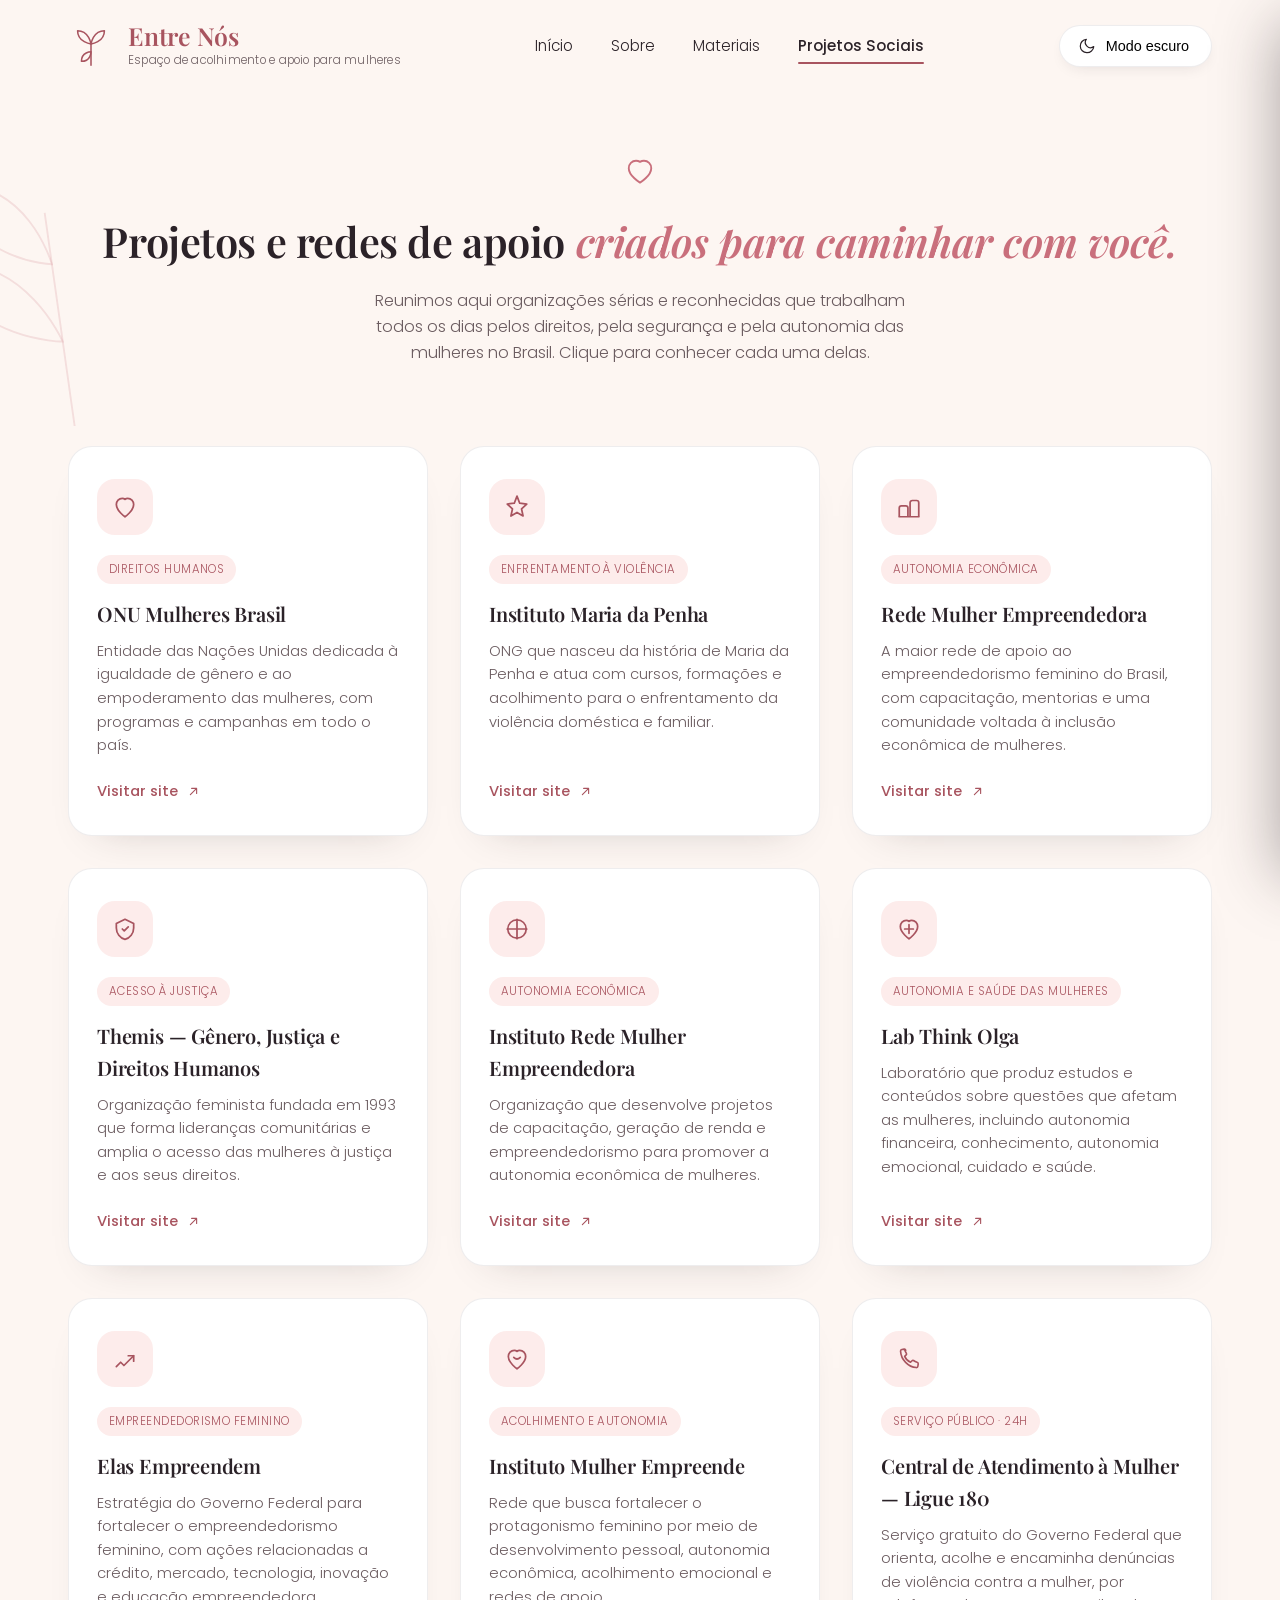
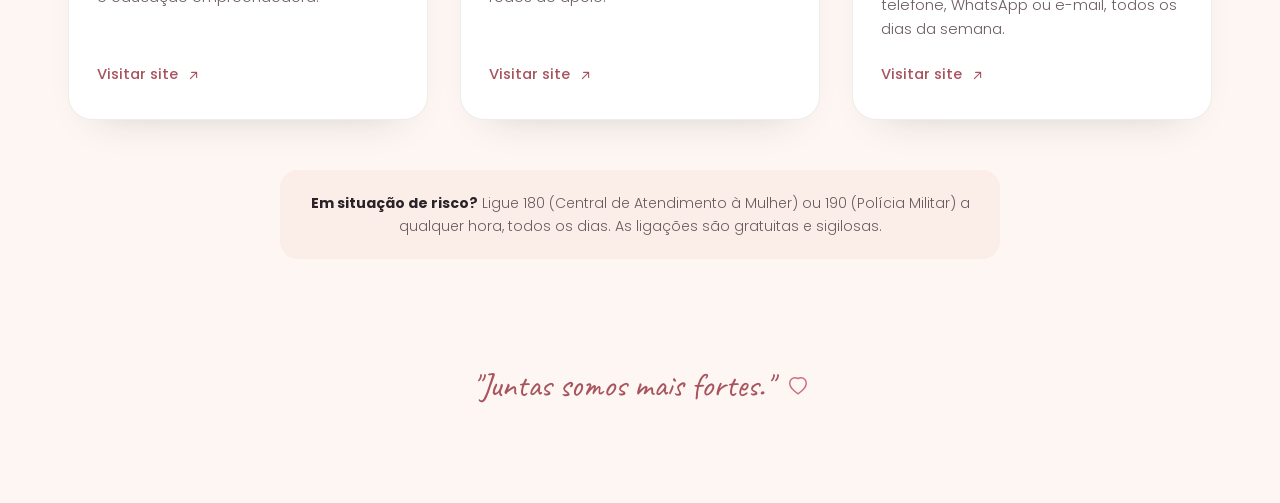
<file: Paginas/projetos.html>
<!DOCTYPE html>
<html lang="pt-BR">

<head>
    <meta charset="UTF-8">
    <meta name="viewport" content="width=device-width, initial-scale=1.0">
    <title>Projetos Sociais — Entre Nós</title>
    <link rel="shortcut icon" href="../Public/FavIcon- Entre Nós.jfif" type="image/x-icon">
    <link rel="stylesheet" href="../CSS/Style.css">
    <link rel="preconnect" href="https://fonts.googleapis.com">
    <link rel="preconnect" href="https://fonts.gstatic.com" crossorigin>
    <link
        href="https://fonts.googleapis.com/css2?family=Playfair+Display:ital,wght@0,500;0,600;0,700;1,500&family=Poppins:wght@300;400;500;600&family=Caveat:wght@500;600&display=swap"
        rel="stylesheet">
</head>

<body>
    <header id="site-header">
        <div class="nav-wrap">
            <a href="index.html#inicio" class="logo">
                <svg class="logo-mark" viewBox="0 0 48 48" fill="none" xmlns="http://www.w3.org/2000/svg">
                    <path d="M24 44V22" stroke="currentColor" stroke-width="1.6" stroke-linecap="round" />
                    <path d="M24 22C24 22 10 20 10 8C22 8 24 22 24 22Z" stroke="currentColor" stroke-width="1.6"
                        stroke-linejoin="round" />
                    <path d="M24 22C24 22 38 20 38 8C26 8 24 22 24 22Z" stroke="currentColor" stroke-width="1.6"
                        stroke-linejoin="round" />
                    <path d="M24 30C24 30 14 30 14 40C24 40 24 30 24 30Z" stroke="currentColor" stroke-width="1.6"
                        stroke-linejoin="round" />
                </svg>
                <div class="logo-text">
                    <h1>Entre Nós</h1>
                    <p>Espaço de acolhimento e apoio para mulheres</p>
                </div>
            </a>

            <nav>
                <ul>
                    <li><a href="../index.html#inicio">Início</a></li>
                    <li><a href="../index.html#sobre">Sobre</a></li>
                    <li><a href="./materiais.html">Materiais</a></li>
                    <li><a href="./projetos.html" class="active">Projetos Sociais</a></li>
                </ul>
            </nav>

            <div class="header-actions">
                <button class="theme-toggle" id="theme-toggle" aria-label="Alternar modo escuro">
                    <svg id="theme-icon" viewBox="0 0 24 24" fill="none" xmlns="http://www.w3.org/2000/svg">
                        <path d="M21 12.79A9 9 0 1 1 11.21 3 7 7 0 0 0 21 12.79Z" stroke="currentColor"
                            stroke-width="1.6" stroke-linecap="round" stroke-linejoin="round" />
                    </svg>
                    <span id="theme-label">Modo escuro</span>
                </button>

                <button class="hamburger" id="hamburger-btn" aria-label="Abrir menu" aria-expanded="false"
                    aria-controls="mobile-nav">
                    <span></span>
                    <span></span>
                    <span></span>
                </button>
            </div>
        </div>
    </header>

    <!-- Menu mobile -->
    <div class="mobile-nav-overlay" id="mobile-nav-overlay"></div>
    <nav class="mobile-nav" id="mobile-nav" aria-hidden="true">
        <button class="mobile-nav-close" id="mobile-nav-close" aria-label="Fechar menu">
            <svg viewBox="0 0 24 24" fill="none" xmlns="http://www.w3.org/2000/svg">
                <path d="M6 6L18 18M18 6L6 18" stroke="currentColor" stroke-width="1.8" stroke-linecap="round" />
            </svg>
        </button>
        <ul>
            <li><a href="../index.html#inicio">Início</a></li>
            <li><a href="../index.html#sobre">Sobre</a></li>
            <li><a href="./materiais.html">Materiais</a></li>
            <li><a href="./projetos.html" class="active">Projetos Sociais</a></li>
        </ul>
        <p class="mobile-nav-footer">Você não está sozinha. Estamos juntas.</p>
    </nav>

    <section class="page-hero">
        <svg class="hero-deco left" viewBox="0 0 200 400" fill="none" xmlns="http://www.w3.org/2000/svg">
            <path d="M100 400V60" stroke="currentColor" stroke-width="1.4" />
            <path d="M100 100C100 100 40 90 30 30C90 30 100 100 100 100Z" stroke="currentColor" stroke-width="1.4" />
            <path d="M100 160C100 160 30 150 20 90C80 90 100 160 100 160Z" stroke="currentColor" stroke-width="1.4" />
            <circle cx="30" cy="30" r="4" stroke="currentColor" stroke-width="1.4" />
        </svg>

        <div class="container">
            <svg class="eyebrow-heart" viewBox="0 0 24 24" fill="none" xmlns="http://www.w3.org/2000/svg">
                <path
                    d="M12 20.5C12 20.5 3 15 3 8.9C3 5.6 5.6 3 8.8 3C10.6 3 12 3.9 12 3.9C12 3.9 13.4 3 15.2 3C18.4 3 21 5.6 21 8.9C21 15 12 20.5 12 20.5Z"
                    stroke="currentColor" stroke-width="1.5" stroke-linejoin="round" />
            </svg>
            <h2>Projetos e redes de apoio<span class="accent-line"> criados para caminhar com você.</span></h2>
            <p>Reunimos aqui organizações sérias e reconhecidas que trabalham todos os dias pelos direitos, pela
                segurança e pela autonomia das mulheres no Brasil. Clique para conhecer cada uma delas.</p>
        </div>
    </section>

    <section class="projects">
        <div class="container">
            <div class="projects-grid">

                <div class="project-card">
                    <div class="project-icon">
                        <svg viewBox="0 0 24 24" fill="none" xmlns="http://www.w3.org/2000/svg">
                            <path
                                d="M12 21C12 21 4 15.5 4 9.8C4 6.6 6.4 4 9.5 4C11 4 12 5 12 5C12 5 13 4 14.5 4C17.6 4 20 6.6 20 9.8C20 15.5 12 21 12 21Z"
                                stroke="currentColor" stroke-width="1.6" stroke-linejoin="round" />
                        </svg>
                    </div>
                    <span class="project-tag">Direitos humanos</span>
                    <h3>ONU Mulheres Brasil</h3>
                    <p>Entidade das Nações Unidas dedicada à igualdade de gênero e ao empoderamento das mulheres,
                        com programas e campanhas em todo o país.</p>
                    <a class="project-visit" href="https://www.onumulheres.org.br/" target="_blank"
                        rel="noopener noreferrer">
                        Visitar site
                        <svg viewBox="0 0 24 24" fill="none" xmlns="http://www.w3.org/2000/svg">
                            <path d="M7 17L17 7M17 7H9M17 7V15" stroke="currentColor" stroke-width="1.8"
                                stroke-linecap="round" stroke-linejoin="round" />
                        </svg>
                    </a>
                </div>

                <div class="project-card">
                    <div class="project-icon">
                        <svg viewBox="0 0 24 24" fill="none" xmlns="http://www.w3.org/2000/svg">
                            <path
                                d="M12 2L14.5 8.5L21 9.3L16.2 13.8L17.6 20.3L12 17L6.4 20.3L7.8 13.8L3 9.3L9.5 8.5L12 2Z"
                                stroke="currentColor" stroke-width="1.6" stroke-linejoin="round" />
                        </svg>
                    </div>
                    <span class="project-tag">Enfrentamento à violência</span>
                    <h3>Instituto Maria da Penha</h3>
                    <p>ONG que nasceu da história de Maria da Penha e atua com cursos, formações e acolhimento
                        para o enfrentamento da violência doméstica e familiar.</p>
                    <a class="project-visit" href="https://www.institutomariadapenha.org.br/" target="_blank"
                        rel="noopener noreferrer">
                        Visitar site
                        <svg viewBox="0 0 24 24" fill="none" xmlns="http://www.w3.org/2000/svg">
                            <path d="M7 17L17 7M17 7H9M17 7V15" stroke="currentColor" stroke-width="1.8"
                                stroke-linecap="round" stroke-linejoin="round" />
                        </svg>
                    </a>
                </div>

                <div class="project-card">
                    <div class="project-icon">
                        <svg viewBox="0 0 24 24" fill="none" xmlns="http://www.w3.org/2000/svg">
                            <path d="M3 21V13C3 11.9 3.9 11 5 11H9C10.1 11 11 11.9 11 13V21" stroke="currentColor"
                                stroke-width="1.6" stroke-linejoin="round" />
                            <path d="M13 21V8C13 6.9 13.9 6 15 6H19C20.1 6 21 6.9 21 8V21" stroke="currentColor"
                                stroke-width="1.6" stroke-linejoin="round" />
                            <path d="M3 21H21" stroke="currentColor" stroke-width="1.6" stroke-linecap="round" />
                        </svg>
                    </div>
                    <span class="project-tag">Autonomia econômica</span>
                    <h3>Rede Mulher Empreendedora</h3>
                    <p>A maior rede de apoio ao empreendedorismo feminino do Brasil, com capacitação, mentorias
                        e uma comunidade voltada à inclusão econômica de mulheres.</p>
                    <a class="project-visit" href="https://rme.net.br/" target="_blank" rel="noopener noreferrer">
                        Visitar site
                        <svg viewBox="0 0 24 24" fill="none" xmlns="http://www.w3.org/2000/svg">
                            <path d="M7 17L17 7M17 7H9M17 7V15" stroke="currentColor" stroke-width="1.8"
                                stroke-linecap="round" stroke-linejoin="round" />
                        </svg>
                    </a>
                </div>

                <div class="project-card">
                    <div class="project-icon">
                        <svg viewBox="0 0 24 24" fill="none" xmlns="http://www.w3.org/2000/svg">
                            <path d="M12 3L4 7V11C4 16 7.4 20.4 12 21.5C16.6 20.4 20 16 20 11V7L12 3Z"
                                stroke="currentColor" stroke-width="1.6" stroke-linejoin="round" />
                            <path d="M9.5 12L11.3 13.8L15 10" stroke="currentColor" stroke-width="1.6"
                                stroke-linecap="round" stroke-linejoin="round" />
                        </svg>
                    </div>
                    <span class="project-tag">Acesso à justiça</span>
                    <h3>Themis — Gênero, Justiça e Direitos Humanos</h3>
                    <p>Organização feminista fundada em 1993 que forma lideranças comunitárias e amplia o acesso
                        das mulheres à justiça e aos seus direitos.</p>
                    <a class="project-visit" href="https://themis.org.br/" target="_blank" rel="noopener noreferrer">
                        Visitar site
                        <svg viewBox="0 0 24 24" fill="none" xmlns="http://www.w3.org/2000/svg">
                            <path d="M7 17L17 7M17 7H9M17 7V15" stroke="currentColor" stroke-width="1.8"
                                stroke-linecap="round" stroke-linejoin="round" />
                        </svg>
                    </a>
                </div>

                <div class="project-card">
                    <div class="project-icon">
                        <svg viewBox="0 0 24 24" fill="none" xmlns="http://www.w3.org/2000/svg">
                            <path d="M12 3V21M3 12H21" stroke="currentColor" stroke-width="1.6"
                                stroke-linecap="round" />
                            <circle cx="12" cy="12" r="8.5" stroke="currentColor" stroke-width="1.6" />
                        </svg>
                    </div>
                    <span class="project-tag">Autonomia econômica</span>
                    <h3>Instituto Rede Mulher Empreendedora</h3>
                    <p>Organização que desenvolve projetos de capacitação, geração de renda e empreendedorismo para
                        promover a autonomia econômica de mulheres.</p>
                    <a class="project-visit" href="https://institutorme.org.br/" target="_blank"
                        rel="noopener noreferrer">
                        Visitar site
                        <svg viewBox="0 0 24 24" fill="none" xmlns="http://www.w3.org/2000/svg">
                            <path d="M7 17L17 7M17 7H9M17 7V15" stroke="currentColor" stroke-width="1.8"
                                stroke-linecap="round" stroke-linejoin="round" />
                        </svg>
                    </a>
                </div>

                <div class="project-card">
                    <div class="project-icon">
                        <svg viewBox="0 0 24 24" fill="none" xmlns="http://www.w3.org/2000/svg">
                            <path
                                d="M12 21C12 21 4 15.5 4 9.8C4 6.6 6.4 4 9.5 4C11 4 12 5 12 5C12 5 13 4 14.5 4C17.6 4 20 6.6 20 9.8C20 15.5 12 21 12 21Z"
                                stroke="currentColor" stroke-width="1.6" stroke-linejoin="round" />
                            <path d="M8 12H16M12 8V16" stroke="currentColor" stroke-width="1.6"
                                stroke-linecap="round" />
                        </svg>
                    </div>
                    <span class="project-tag">Autonomia e saúde das mulheres</span>
                    <h3>Lab Think Olga</h3>
                    <p>Laboratório que produz estudos e conteúdos sobre questões que afetam as mulheres, incluindo
                        autonomia financeira, conhecimento, autonomia emocional, cuidado e saúde.</p>
                    <a class="project-visit" href="https://lab.thinkolga.com/" target="_blank"
                        rel="noopener noreferrer">
                        Visitar site
                        <svg viewBox="0 0 24 24" fill="none" xmlns="http://www.w3.org/2000/svg">
                            <path d="M7 17L17 7M17 7H9M17 7V15" stroke="currentColor" stroke-width="1.8"
                                stroke-linecap="round" stroke-linejoin="round" />
                        </svg>
                    </a>
                </div>

                <div class="project-card">
                    <div class="project-icon">
                        <svg viewBox="0 0 24 24" fill="none" xmlns="http://www.w3.org/2000/svg">
                            <path d="M4 19L8 15L11 18L20 9" stroke="currentColor" stroke-width="1.6"
                                stroke-linecap="round" stroke-linejoin="round" />
                            <path d="M15 9H20V14" stroke="currentColor" stroke-width="1.6" stroke-linecap="round"
                                stroke-linejoin="round" />
                        </svg>
                    </div>
                    <span class="project-tag">Empreendedorismo feminino</span>
                    <h3>Elas Empreendem</h3>
                    <p>Estratégia do Governo Federal para fortalecer o empreendedorismo feminino, com ações relacionadas
                        a crédito, mercado, tecnologia, inovação e educação empreendedora.</p>
                    <a class="project-visit"
                        href="https://www.gov.br/memp/pt-br/acesso-a-informacao/acoes-e-programas/elas-empreendem"
                        target="_blank" rel="noopener noreferrer">
                        Visitar site
                        <svg viewBox="0 0 24 24" fill="none" xmlns="http://www.w3.org/2000/svg">
                            <path d="M7 17L17 7M17 7H9M17 7V15" stroke="currentColor" stroke-width="1.8"
                                stroke-linecap="round" stroke-linejoin="round" />
                        </svg>
                    </a>
                </div>

                <div class="project-card">
                    <div class="project-icon">
                        <svg viewBox="0 0 24 24" fill="none" xmlns="http://www.w3.org/2000/svg">
                            <path
                                d="M12 21C12 21 4 15.5 4 9.8C4 6.6 6.4 4 9.5 4C11 4 12 5 12 5C12 5 13 4 14.5 4C17.6 4 20 6.6 20 9.8C20 15.5 12 21 12 21Z"
                                stroke="currentColor" stroke-width="1.6" stroke-linejoin="round" />
                            <path d="M9 10.5C10.8 12.3 13.2 12.3 15 10.5" stroke="currentColor" stroke-width="1.6"
                                stroke-linecap="round" />
                        </svg>
                    </div>
                    <span class="project-tag">Acolhimento e autonomia</span>
                    <h3>Instituto Mulher Empreende</h3>
                    <p>Rede que busca fortalecer o protagonismo feminino por meio de desenvolvimento pessoal, autonomia
                        econômica, acolhimento emocional e redes de apoio.</p>
                    <a class="project-visit" href="https://www.institutomulherempreende.org/" target="_blank"
                        rel="noopener noreferrer">
                        Visitar site
                        <svg viewBox="0 0 24 24" fill="none" xmlns="http://www.w3.org/2000/svg">
                            <path d="M7 17L17 7M17 7H9M17 7V15" stroke="currentColor" stroke-width="1.8"
                                stroke-linecap="round" stroke-linejoin="round" />
                        </svg>
                    </a>
                </div>

                <div class="project-card">
                    <div class="project-icon">
                        <svg viewBox="0 0 24 24" fill="none" xmlns="http://www.w3.org/2000/svg">
                            <path
                                d="M8 3.5c.4 1.2.9 2.3 1.6 3.3c.3.5.2 1-.2 1.4L8 9.6c1 2.4 3 4.4 5.4 5.4l1.4-1.4c.4-.4.9-.5 1.4-.2c1 .7 2.1 1.2 3.3 1.6c.7.2 1.1.9 1 1.6l-.3 2.1c-.1.7-.7 1.3-1.5 1.2C11.4 19.4 4.6 12.6 4.2 4.7c0-.7.5-1.3 1.2-1.5l2.1-.3c.7-.1 1.3.3 1.5 1Z"
                                stroke="currentColor" stroke-width="1.5" stroke-linejoin="round" />
                        </svg>
                    </div>
                    <span class="project-tag">Serviço público · 24h</span>
                    <h3>Central de Atendimento à Mulher — Ligue 180</h3>
                    <p>Serviço gratuito do Governo Federal que orienta, acolhe e encaminha denúncias de violência
                        contra a mulher, por telefone, WhatsApp ou e-mail, todos os dias da semana.</p>
                    <a class="project-visit" href="https://www.gov.br/mulheres/pt-br/ligue180" target="_blank"
                        rel="noopener noreferrer">
                        Visitar site
                        <svg viewBox="0 0 24 24" fill="none" xmlns="http://www.w3.org/2000/svg">
                            <path d="M7 17L17 7M17 7H9M17 7V15" stroke="currentColor" stroke-width="1.8"
                                stroke-linecap="round" stroke-linejoin="round" />
                        </svg>
                    </a>
                </div>

            </div>

            <div class="projects-note">
                <strong>Em situação de risco?</strong> Ligue 180 (Central de Atendimento à Mulher) ou 190 (Polícia
                Militar) a qualquer hora, todos os dias. As ligações são gratuitas e sigilosas.
            </div>
        </div>
    </section>

    <div class="quote">
        <p>"Juntas somos mais fortes."</p>
        <svg viewBox="0 0 24 24" fill="none" xmlns="http://www.w3.org/2000/svg">
            <path
                d="M12 20.5C12 20.5 3 15 3 8.9C3 5.6 5.6 3 8.8 3C10.6 3 12 3.9 12 3.9C12 3.9 13.4 3 15.2 3C18.4 3 21 5.6 21 8.9C21 15 12 20.5 12 20.5Z"
                stroke="currentColor" stroke-width="1.6" stroke-linejoin="round" />
        </svg>
    </div>
    <script src="../Scprit/script-home.js"></script>
</body>

</html>
</file>
<file: CSS/Style.css>
:root {
    --bg: #fdf6f2;
    --bg-soft: #fbeee9;
    --surface: #ffffff;
    --text: #2b2228;
    --text-muted: #6b5c60;
    --accent: #c96f7c;
    --accent-dark: #a8545f;
    --accent-soft: #f6dfe0;
    --accent-pale: #fdeceb;
    --line: rgba(43, 34, 40, 0.08);
    --shadow: 0 20px 40px -20px rgba(168, 84, 95, 0.35);
    --wave-fill: #fdf6f2;
    --toggle-bg: #ffffff;
    --deco: rgba(201, 111, 124, 0.18);
}

[data-theme="dark"] {
    --bg: #211a1e;
    --bg-soft: #2a2024;
    --surface: #2c2226;
    --text: #f4e9ea;
    --text-muted: #c6b3b8;
    --accent: #e08a93;
    --accent-dark: #f2a5ac;
    --accent-soft: #3d2b2f;
    --accent-pale: #352529;
    --line: rgba(244, 233, 234, 0.09);
    --shadow: 0 20px 45px -20px rgba(0, 0, 0, 0.6);
    --wave-fill: #211a1e;
    --toggle-bg: #2c2226;
    --deco: rgba(224, 138, 147, 0.14);
}

* {
    box-sizing: border-box;
    margin: 0;
    padding: 0;
}

html {
    scroll-behavior: smooth;
}

body {
    background: var(--bg);
    color: var(--text);
    font-family: 'Poppins', sans-serif;
    font-weight: 300;
    line-height: 1.6;
    overflow-x: hidden;
    transition: background .4s ease, color .4s ease;
}

body.nav-locked {
    overflow: hidden;
}

a {
    text-decoration: none;
    color: inherit;
}

ul {
    list-style: none;
}

img {
    max-width: 100%;
    display: block;
}

.container {
    max-width: 1240px;
    margin: 0 auto;
    padding: 0 48px;
}

h1,
h2,
h3 {
    font-family: 'Playfair Display', serif;
    font-weight: 600;
    letter-spacing: -0.01em;
}

/* ---------- Header ---------- */
header {
    position: sticky;
    top: 0;
    z-index: 100;
    background: var(--bg);
    border-bottom: 1px solid transparent;
    transition: border-color .4s ease, background .4s ease;
}

header.scrolled {
    border-color: var(--line);
}

.nav-wrap {
    display: flex;
    align-items: center;
    justify-content: space-between;
    padding: 22px 48px;
    max-width: 1240px;
    margin: 0 auto;
    gap: 24px;
}

.logo {
    display: flex;
    align-items: center;
    gap: 14px;
}

.logo-mark {
    width: 46px;
    height: 46px;
    flex-shrink: 0;
    color: var(--accent-dark);
}

.logo-text h1 {
    font-size: 1.55rem;
    color: var(--accent-dark);
    line-height: 1.1;
}

.logo-text p {
    font-size: 0.72rem;
    color: var(--text-muted);
    letter-spacing: .02em;
    margin-top: 2px;
}

nav ul {
    display: flex;
    gap: 38px;
}

nav a {
    position: relative;
    font-size: 0.95rem;
    color: var(--text);
    padding-bottom: 8px;
    transition: color .25s ease;
}

nav a:hover {
    color: var(--accent-dark);
}

nav a.active {
    color: var(--text);
    font-weight: 500;
}

nav a.active::after {
    content: '';
    position: absolute;
    left: 0;
    right: 0;
    bottom: 0;
    height: 2px;
    background: var(--accent-dark);
    border-radius: 2px;
}

.header-actions {
    display: flex;
    align-items: center;
    gap: 14px;
    flex-shrink: 0;
}

.theme-toggle {
    display: flex;
    align-items: center;
    gap: 10px;
    background: var(--toggle-bg);
    border: 1px solid var(--line);
    padding: 11px 22px 11px 18px;
    border-radius: 999px;
    font-size: 0.9rem;
    cursor: pointer;
    box-shadow: 0 6px 16px -8px rgba(43, 34, 40, 0.15);
    transition: background .3s ease, transform .2s ease;
    flex-shrink: 0;
}

.theme-toggle:hover {
    transform: translateY(-1px);
}

.theme-toggle svg {
    width: 18px;
    height: 18px;
    color: var(--text);
}

/* ---------- Hamburger ---------- */
.hamburger {
    display: none;
    flex-direction: column;
    justify-content: center;
    align-items: center;
    gap: 6px;
    width: 44px;
    height: 44px;
    background: var(--toggle-bg);
    border: 1px solid var(--line);
    border-radius: 50%;
    cursor: pointer;
    flex-shrink: 0;
    padding: 0;
    box-shadow: 0 6px 16px -8px rgba(43, 34, 40, 0.15);
}

.hamburger span {
    display: block;
    width: 18px;
    height: 2px;
    border-radius: 2px;
    background: var(--text);
    transition: transform .3s ease, opacity .3s ease;
}

.hamburger.active span:nth-child(1) {
    transform: translateY(8px) rotate(45deg);
}

.hamburger.active span:nth-child(2) {
    opacity: 0;
}

.hamburger.active span:nth-child(3) {
    transform: translateY(-8px) rotate(-45deg);
}

/* ---------- Mobile nav drawer ---------- */
.mobile-nav-overlay {
    position: fixed;
    inset: 0;
    background: rgba(43, 34, 40, 0.45);
    opacity: 0;
    pointer-events: none;
    transition: opacity .35s ease;
    z-index: 150;
}

.mobile-nav-overlay.active {
    opacity: 1;
    pointer-events: auto;
}

.mobile-nav {
    position: fixed;
    top: 0;
    right: 0;
    height: 100%;
    width: min(80vw, 340px);
    background: var(--surface);
    z-index: 200;
    transform: translateX(100%);
    transition: transform .4s cubic-bezier(.4, 0, .2, 1);
    padding: 96px 32px 40px;
    box-shadow: -24px 0 60px -24px rgba(43, 34, 40, 0.4);
    display: flex;
    flex-direction: column;
}

.mobile-nav.active {
    transform: translateX(0);
}

.mobile-nav-close {
    position: absolute;
    top: 22px;
    right: 22px;
    width: 42px;
    height: 42px;
    border: 1px solid var(--line);
    background: var(--bg-soft);
    border-radius: 50%;
    display: flex;
    align-items: center;
    justify-content: center;
    cursor: pointer;
}

.mobile-nav-close svg {
    width: 18px;
    height: 18px;
    color: var(--text);
}

.mobile-nav ul {
    display: flex;
    flex-direction: column;
    gap: 2px;
}

.mobile-nav a {
    display: block;
    padding: 16px 4px;
    font-size: 1.2rem;
    font-family: 'Playfair Display', serif;
    color: var(--text);
    border-bottom: 1px solid var(--line);
    transition: color .2s ease;
}

.mobile-nav a:hover,
.mobile-nav a.active {
    color: var(--accent-dark);
}

.mobile-nav-footer {
    margin-top: auto;
    font-size: 0.8rem;
    color: var(--text-muted);
    padding-top: 24px;
}

/* ---------- Hero ---------- */
.hero {
    position: relative;
    padding-top: 64px;
    overflow: hidden;
}

.hero-deco {
    position: absolute;
    pointer-events: none;
    color: var(--deco);
    z-index: 0;
}

.hero-deco.left {
    top: 40px;
    left: -60px;
    width: 260px;
    transform: rotate(-8deg);
}

.hero-grid {
    position: relative;
    z-index: 1;
    display: grid;
    grid-template-columns: 1fr 1.05fr;
    gap: 56px;
    align-items: center;
    padding-bottom: 90px;
}

.eyebrow-heart {
    width: 30px;
    height: 30px;
    color: var(--accent);
    margin-bottom: 22px;
}

.hero-copy h2 {
    font-size: 3.2rem;
    line-height: 1.14;
}

.hero-copy h2 .accent-line {
    display: block;
    color: var(--accent);
    font-style: italic;
}

.hero-copy p {
    margin-top: 26px;
    max-width: 460px;
    color: var(--text-muted);
    font-size: 1.05rem;
}

.cta-btn {
    margin-top: 38px;
    display: inline-flex;
    align-items: center;
    gap: 10px;
    background: linear-gradient(135deg, var(--accent), var(--accent-dark));
    color: #fff;
    padding: 17px 32px;
    border-radius: 999px;
    font-size: 0.98rem;
    box-shadow: var(--shadow);
    transition: transform .25s ease, box-shadow .25s ease;
    border: none;
    cursor: pointer;
}

.cta-btn:hover {
    transform: translateY(-3px);
    box-shadow: 0 26px 40px -18px rgba(168, 84, 95, 0.5);
}

.cta-btn svg {
    width: 18px;
    height: 18px;
}

.hero-art-block {
    display: flex;
    flex-direction: column;
    gap: 12px;
}

.hero-art {
    position: relative;
    border-radius: 28px;
    overflow: hidden;
    aspect-ratio: 4/3;
    box-shadow: 0 30px 60px -25px rgba(43, 34, 40, 0.35);
}

.hero-art img {
    width: 100%;
    height: 100%;
    object-fit: cover;
    display: block;
}

.photo-credit {
    font-size: 0.78rem;
    color: var(--text-muted);
    text-align: right;
}

.photo-credit a {
    color: var(--accent-dark);
    font-weight: 500;
    border-bottom: 1px solid currentColor;
    transition: color .2s ease;
}

.photo-credit a:hover {
    color: var(--accent);
}

/* wave divider */
.wave-divider {
    position: relative;
    margin-top: -6px;
    line-height: 0;
}

.wave-divider svg {
    width: 100%;
    height: auto;
    display: block;
}

.wave-divider path {
    fill: var(--wave-fill);
    transition: fill .4s ease;
}

.wave-heart {
    position: absolute;
    left: 50%;
    top: -26px;
    transform: translateX(-50%);
    width: 68px;
    height: 68px;
    background: var(--bg);
    border: 1px solid var(--line);
    border-radius: 50%;
    display: flex;
    align-items: center;
    justify-content: center;
    box-shadow: 0 14px 30px -14px rgba(43, 34, 40, 0.25);
}

.wave-heart svg {
    width: 26px;
    height: 26px;
    color: var(--accent);
}

/* ---------- About (Sobre) ---------- */
.about {
    padding: 20px 0 70px;
    position: relative;
}

.about-content {
    max-width: 760px;
    margin: 0 auto;
    text-align: center;
}

.about-content h2 {
    font-size: 2.4rem;
    line-height: 1.2;
}

.about-content h2 .accent-line {
    color: var(--accent);
    font-style: italic;
}

.about-text {
    margin-top: 30px;
    display: flex;
    flex-direction: column;
    gap: 20px;
    text-align: left;
}

.about-text p {
    color: var(--text-muted);
    font-size: 1rem;
}

.about-text p strong {
    color: var(--accent-dark);
    font-weight: 600;
}

.about-text .about-highlight {
    text-align: center;
    color: var(--accent-dark);
    font-family: 'Playfair Display', serif;
    font-style: italic;
    font-size: 1.15rem;
    margin-top: 4px;
}

/* ---------- Features ---------- */
.features {
    padding: 40px 0 40px;
    position: relative;
}

.features-grid {
    display: grid;
    grid-template-columns: repeat(3, 1fr);
    gap: 40px;
    max-width: 900px;
    margin: 0 auto;
}

.feature {
    text-align: center;
}

.feature-icon {
    width: 76px;
    height: 76px;
    margin: 0 auto 22px;
    background: var(--accent-pale);
    border-radius: 22px;
    display: flex;
    align-items: center;
    justify-content: center;
    transition: transform .3s ease, background .3s ease;
}

.feature:hover .feature-icon {
    transform: translateY(-6px) rotate(-3deg);
    background: var(--accent-soft);
}

.feature-icon svg {
    width: 32px;
    height: 32px;
    color: var(--accent-dark);
}

.feature h3 {
    font-size: 1.2rem;
    margin-bottom: 10px;
}

.feature p {
    color: var(--text-muted);
    font-size: 0.92rem;
    max-width: 240px;
    margin: 0 auto;
}

.feature-link {
    display: inline-block;
    margin-top: 12px;
    font-size: 0.85rem;
    color: var(--accent-dark);
    font-weight: 500;
    border-bottom: 1px solid currentColor;
}

/* ---------- Quote ---------- */
.quote {
    display: flex;
    align-items: center;
    justify-content: center;
    gap: 14px;
    padding: 60px 0 90px;
    text-align: center;
}

.quote p {
    font-family: 'Caveat', cursive;
    font-size: 2.1rem;
    color: var(--accent-dark);
}

.quote svg {
    width: 22px;
    height: 22px;
    color: var(--accent);
}

/* corner decorations near features */
.section-deco {
    position: absolute;
    color: var(--deco);
    pointer-events: none;
}

.section-deco.bl {
    bottom: -20px;
    left: -40px;
    width: 200px;
}

.section-deco.br {
    bottom: -10px;
    right: -30px;
    width: 220px;
}

footer {
    display: none;
}

/* ---------- Projects page ---------- */
.page-hero {
    position: relative;
    padding: 64px 0 60px;
    text-align: center;
    overflow: hidden;
}

.page-hero .eyebrow-heart {
    margin-left: auto;
    margin-right: auto;
}

.page-hero h2 {
    font-size: 2.6rem;
    line-height: 1.2;
}

.page-hero h2 .accent-line {
    color: var(--accent);
    font-style: italic;
}

.page-hero p {
    max-width: 560px;
    margin: 22px auto 0;
    color: var(--text-muted);
    font-size: 1.02rem;
}

.projects {
    padding: 20px 0 40px;
    position: relative;
}

.projects-grid {
    display: grid;
    grid-template-columns: repeat(3, 1fr);
    gap: 32px;
}

.project-card {
    background: var(--surface);
    border: 1px solid var(--line);
    border-radius: 24px;
    padding: 32px 28px;
    display: flex;
    flex-direction: column;
    box-shadow: 0 20px 40px -30px rgba(43, 34, 40, 0.25);
    transition: transform .3s ease, box-shadow .3s ease;
}

.project-card:hover {
    transform: translateY(-6px);
    box-shadow: 0 26px 46px -26px rgba(168, 84, 95, 0.35);
}

.project-icon {
    width: 56px;
    height: 56px;
    border-radius: 18px;
    background: var(--accent-pale);
    display: flex;
    align-items: center;
    justify-content: center;
    margin-bottom: 20px;
}

.project-icon svg {
    width: 26px;
    height: 26px;
    color: var(--accent-dark);
}

.project-tag {
    display: inline-block;
    align-self: flex-start;
    font-size: 0.72rem;
    letter-spacing: .04em;
    text-transform: uppercase;
    color: var(--accent-dark);
    background: var(--accent-pale);
    padding: 5px 12px;
    border-radius: 999px;
    margin-bottom: 14px;
}

.project-card h3 {
    font-size: 1.25rem;
    margin-bottom: 10px;
}

.project-card p {
    color: var(--text-muted);
    font-size: 0.92rem;
    flex-grow: 1;
}

.project-visit {
    margin-top: 22px;
    display: inline-flex;
    align-items: center;
    gap: 8px;
    font-size: 0.92rem;
    font-weight: 500;
    color: var(--accent-dark);
    align-self: flex-start;
    transition: gap .2s ease;
}

.project-visit svg {
    width: 15px;
    height: 15px;
    transition: transform .25s ease;
}

.project-visit:hover {
    gap: 12px;
}

.project-visit:hover svg {
    transform: translate(2px, -2px);
}

.projects-note {
    max-width: 720px;
    margin: 50px auto 0;
    text-align: center;
    padding: 22px 28px;
    border-radius: 18px;
    background: var(--bg-soft);
    color: var(--text-muted);
    font-size: 0.88rem;
}

.projects-note strong {
    color: var(--text);
}

/* ---------- Responsive ---------- */
@media (max-width: 1080px) {

    .container,
    .nav-wrap {
        padding-left: 28px;
        padding-right: 28px;
    }

    .hero-copy h2 {
        font-size: 2.6rem;
    }

    .features-grid {
        gap: 26px;
    }

    .projects-grid {
        grid-template-columns: repeat(2, 1fr);
    }
}

@media (max-width: 900px) {
    nav {
        display: none;
    }

    .hamburger {
        display: flex;
    }

    .hero-grid {
        grid-template-columns: 1fr;
    }

    .hero-art-block {
        order: -1;
    }

    .hero-copy p {
        max-width: 100%;
    }

    .features-grid {
        grid-template-columns: repeat(2, 1fr);
        row-gap: 44px;
    }

    .hero-deco.left {
        display: none;
    }

    .projects-grid {
        grid-template-columns: 1fr;
    }
}

@media (max-width: 560px) {
    .nav-wrap {
        padding: 18px;
    }

    .logo-text p {
        display: none;
    }

    .theme-toggle span {
        display: none;
    }

    .theme-toggle {
        padding: 12px;
    }

    .hero-copy h2 {
        font-size: 2.1rem;
    }

    .container {
        padding: 0 20px;
    }

    .features-grid {
        grid-template-columns: 1fr;
    }

    .quote p {
        font-size: 1.6rem;
    }

    .page-hero h2 {
        font-size: 2rem;
    }

    .about-content h2 {
        font-size: 1.9rem;
    }
}

@media (prefers-reduced-motion: reduce) {
    * {
        transition: none !important;
        animation: none !important;
    }
}

/* ---------- Materials page (Materiais) ---------- */
.materials-toolbar {
    padding: 6px 0 30px;
    position: relative;
    z-index: 1;
}

.toolbar-inner {
    display: flex;
    align-items: center;
    gap: 18px;
    flex-wrap: wrap;
    background: var(--surface);
    border: 1px solid var(--line);
    border-radius: 20px;
    padding: 18px 22px;
    box-shadow: 0 20px 40px -30px rgba(43, 34, 40, 0.25);
}

.search-field {
    display: flex;
    align-items: center;
    gap: 12px;
    flex: 1 1 260px;
    background: var(--bg-soft);
    border: 1px solid var(--line);
    border-radius: 999px;
    padding: 12px 20px;
    transition: border-color .25s ease, box-shadow .25s ease;
}

.search-field:focus-within {
    border-color: var(--accent);
    box-shadow: 0 0 0 3px var(--accent-pale);
}

.search-field svg {
    width: 18px;
    height: 18px;
    color: var(--text-muted);
    flex-shrink: 0;
}

.search-field input {
    border: none;
    background: transparent;
    outline: none;
    color: var(--text);
    font-family: 'Poppins', sans-serif;
    font-weight: 300;
    font-size: 0.95rem;
    width: 100%;
}

.search-field input::placeholder {
    color: var(--text-muted);
}

.filter-pills {
    display: flex;
    gap: 10px;
    flex-wrap: wrap;
}

.filter-pill {
    font-family: 'Poppins', sans-serif;
    font-size: 0.85rem;
    color: var(--text-muted);
    background: var(--bg-soft);
    border: 1px solid var(--line);
    padding: 10px 20px;
    border-radius: 999px;
    cursor: pointer;
    transition: background .25s ease, color .25s ease, transform .2s ease, border-color .25s ease;
}

.filter-pill:hover {
    transform: translateY(-1px);
    border-color: var(--accent);
}

.filter-pill.active {
    background: linear-gradient(135deg, var(--accent), var(--accent-dark));
    border-color: transparent;
    color: #fff;
}

.filter-pill:focus-visible,
.download-btn:focus-visible,
.reset-filters:focus-visible {
    outline: 2px solid var(--accent-dark);
    outline-offset: 2px;
}

.materials-count {
    margin-top: 14px;
    font-size: 0.85rem;
    color: var(--text-muted);
    padding-left: 4px;
}

.materials {
    padding: 10px 0 90px;
    position: relative;
}

.materials-list {
    display: flex;
    flex-direction: column;
    gap: 20px;
}

.material-card {
    display: flex;
    align-items: center;
    gap: 26px;
    background: var(--surface);
    border: 1px solid var(--line);
    border-radius: 24px;
    padding: 26px;
    box-shadow: 0 20px 40px -32px rgba(43, 34, 40, 0.25);
    transition: transform .3s ease, box-shadow .3s ease;
}

.material-card:hover {
    transform: translateY(-4px);
    box-shadow: 0 26px 46px -28px rgba(168, 84, 95, 0.3);
}

.material-card.is-hidden {
    display: none;
}

.material-thumb {
    position: relative;
    width: 88px;
    height: 88px;
    flex-shrink: 0;
    border-radius: 20px;
    background: var(--accent-pale);
    display: flex;
    align-items: center;
    justify-content: center;
}

.material-thumb svg {
    width: 34px;
    height: 34px;
    color: var(--accent-dark);
}

.material-thumb-tag {
    position: absolute;
    top: -8px;
    right: -8px;
    background: var(--accent-dark);
    color: #fff;
    font-size: 0.6rem;
    font-weight: 600;
    letter-spacing: .04em;
    padding: 3px 9px;
    border-radius: 999px;
    box-shadow: 0 4px 10px -4px rgba(43, 34, 40, .5);
}

.material-body {
    flex: 1;
    min-width: 0;
}

.material-category {
    display: inline-block;
    font-size: 0.7rem;
    letter-spacing: .04em;
    text-transform: uppercase;
    color: var(--accent-dark);
    background: var(--accent-pale);
    padding: 5px 12px;
    border-radius: 999px;
    margin-bottom: 10px;
}

.material-body h3 {
    font-size: 1.15rem;
    line-height: 1.3;
    margin-bottom: 8px;
}

.material-desc {
    color: var(--text-muted);
    font-size: 0.92rem;
    max-width: 640px;
    margin-bottom: 14px;
}

.material-meta {
    display: flex;
    align-items: center;
    flex-wrap: wrap;
    gap: 10px;
}

.material-source {
    font-size: 0.78rem;
    color: var(--text-muted);
    font-style: italic;
}

.material-tags {
    display: flex;
    gap: 8px;
    flex-wrap: wrap;
}

.tag {
    font-size: 0.72rem;
    color: var(--accent-dark);
    background: var(--bg-soft);
    border: 1px solid var(--line);
    padding: 4px 12px;
    border-radius: 999px;
}

.material-actions {
    flex-shrink: 0;
}

.download-btn {
    display: inline-flex;
    align-items: center;
    gap: 8px;
    background: linear-gradient(135deg, var(--accent), var(--accent-dark));
    color: #fff;
    padding: 13px 22px;
    border-radius: 999px;
    font-size: 0.88rem;
    font-weight: 500;
    box-shadow: var(--shadow);
    white-space: nowrap;
    transition: transform .25s ease, box-shadow .25s ease;
    border: none;
    cursor: pointer;
}

.download-btn:hover {
    transform: translateY(-3px);
    box-shadow: 0 26px 40px -18px rgba(168, 84, 95, 0.5);
}

.download-btn svg {
    width: 16px;
    height: 16px;
    flex-shrink: 0;
}

.materials-empty {
    text-align: center;
    padding: 70px 20px;
    color: var(--text-muted);
}

.materials-empty svg {
    width: 32px;
    height: 32px;
    color: var(--accent);
    margin: 0 auto 16px;
}

.materials-empty p {
    margin-bottom: 18px;
}

.reset-filters {
    display: inline-flex;
    align-items: center;
    background: var(--bg-soft);
    border: 1px solid var(--line);
    color: var(--accent-dark);
    font-family: 'Poppins', sans-serif;
    font-size: 0.88rem;
    font-weight: 500;
    padding: 11px 24px;
    border-radius: 999px;
    cursor: pointer;
    transition: transform .2s ease, background .25s ease;
}

.reset-filters:hover {
    transform: translateY(-2px);
    background: var(--accent-pale);
}

@media (max-width: 720px) {
    .toolbar-inner {
        flex-direction: column;
        align-items: stretch;
    }

    .filter-pills {
        justify-content: flex-start;
    }

    .material-card {
        flex-direction: column;
        align-items: flex-start;
        text-align: left;
    }

    .material-desc {
        max-width: 100%;
    }

    .material-actions {
        width: 100%;
    }

    .download-btn {
        width: 100%;
        justify-content: center;
    }
}
</file>
